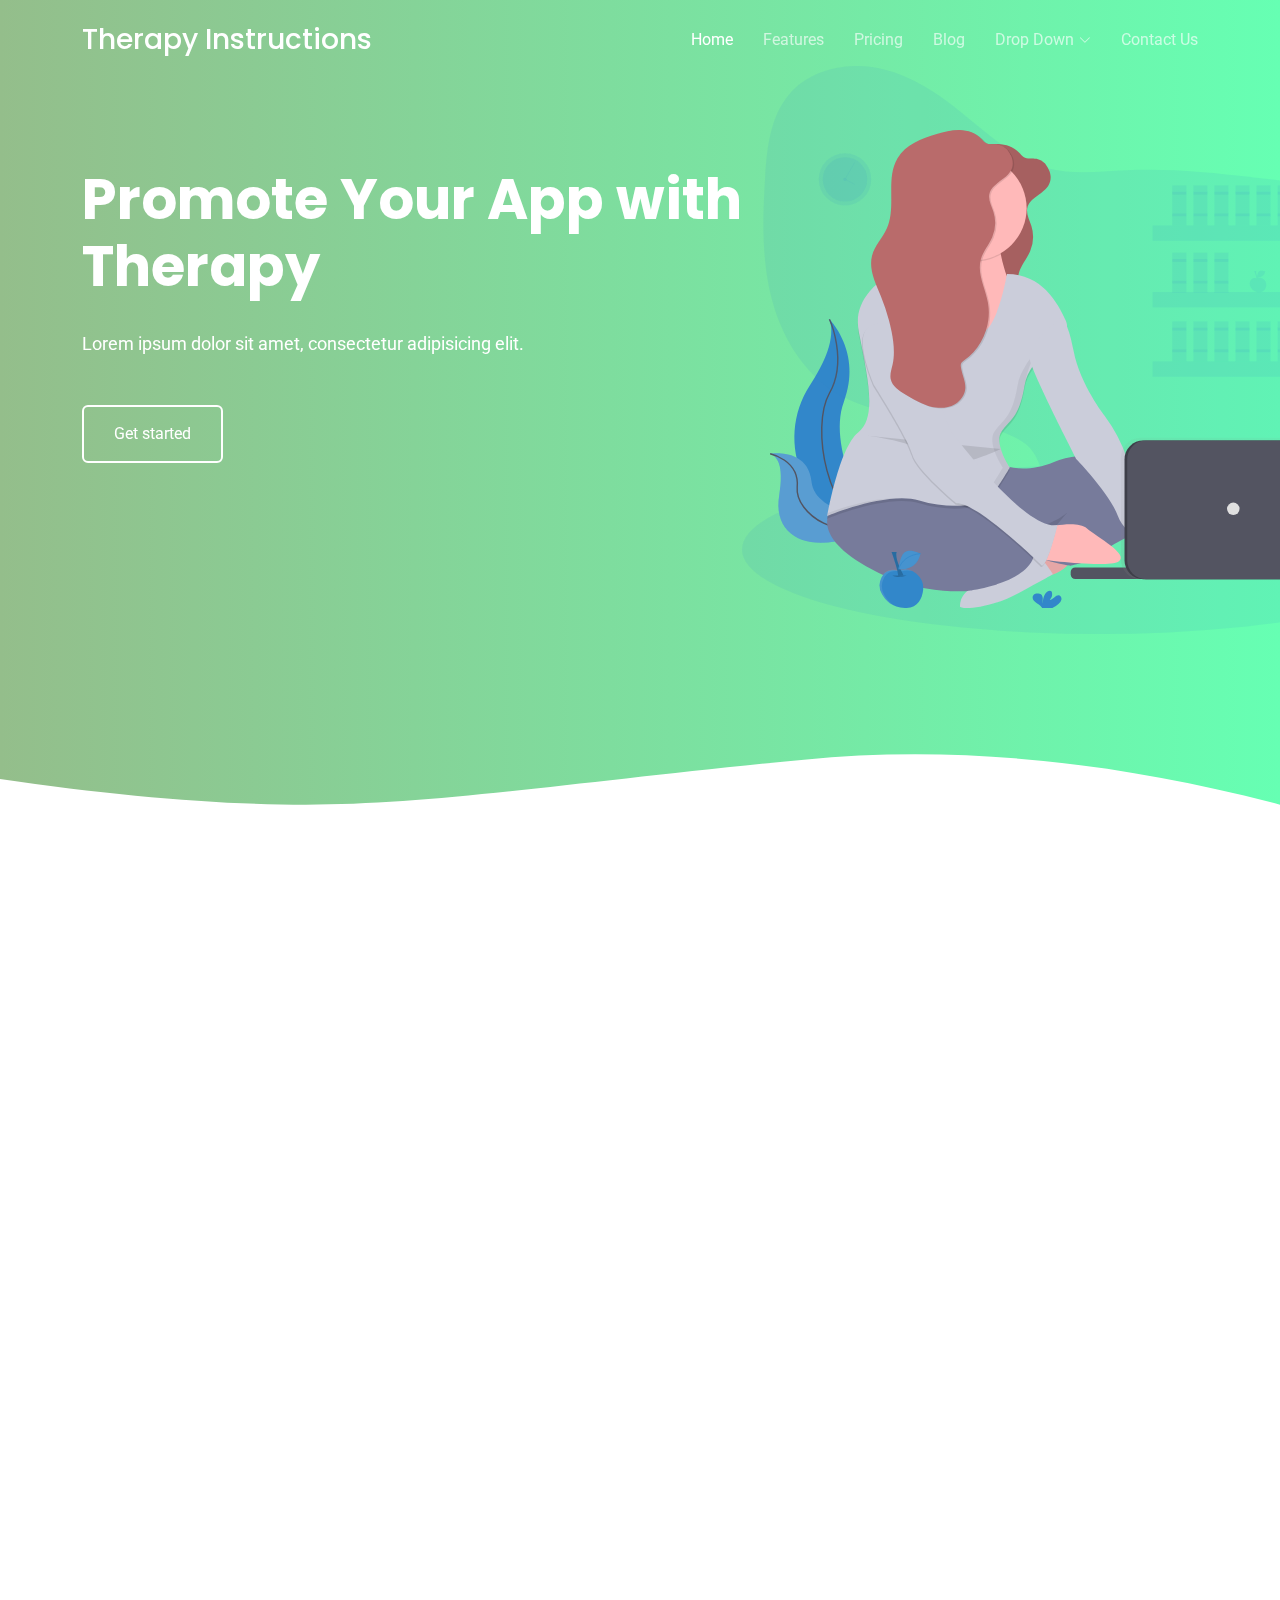
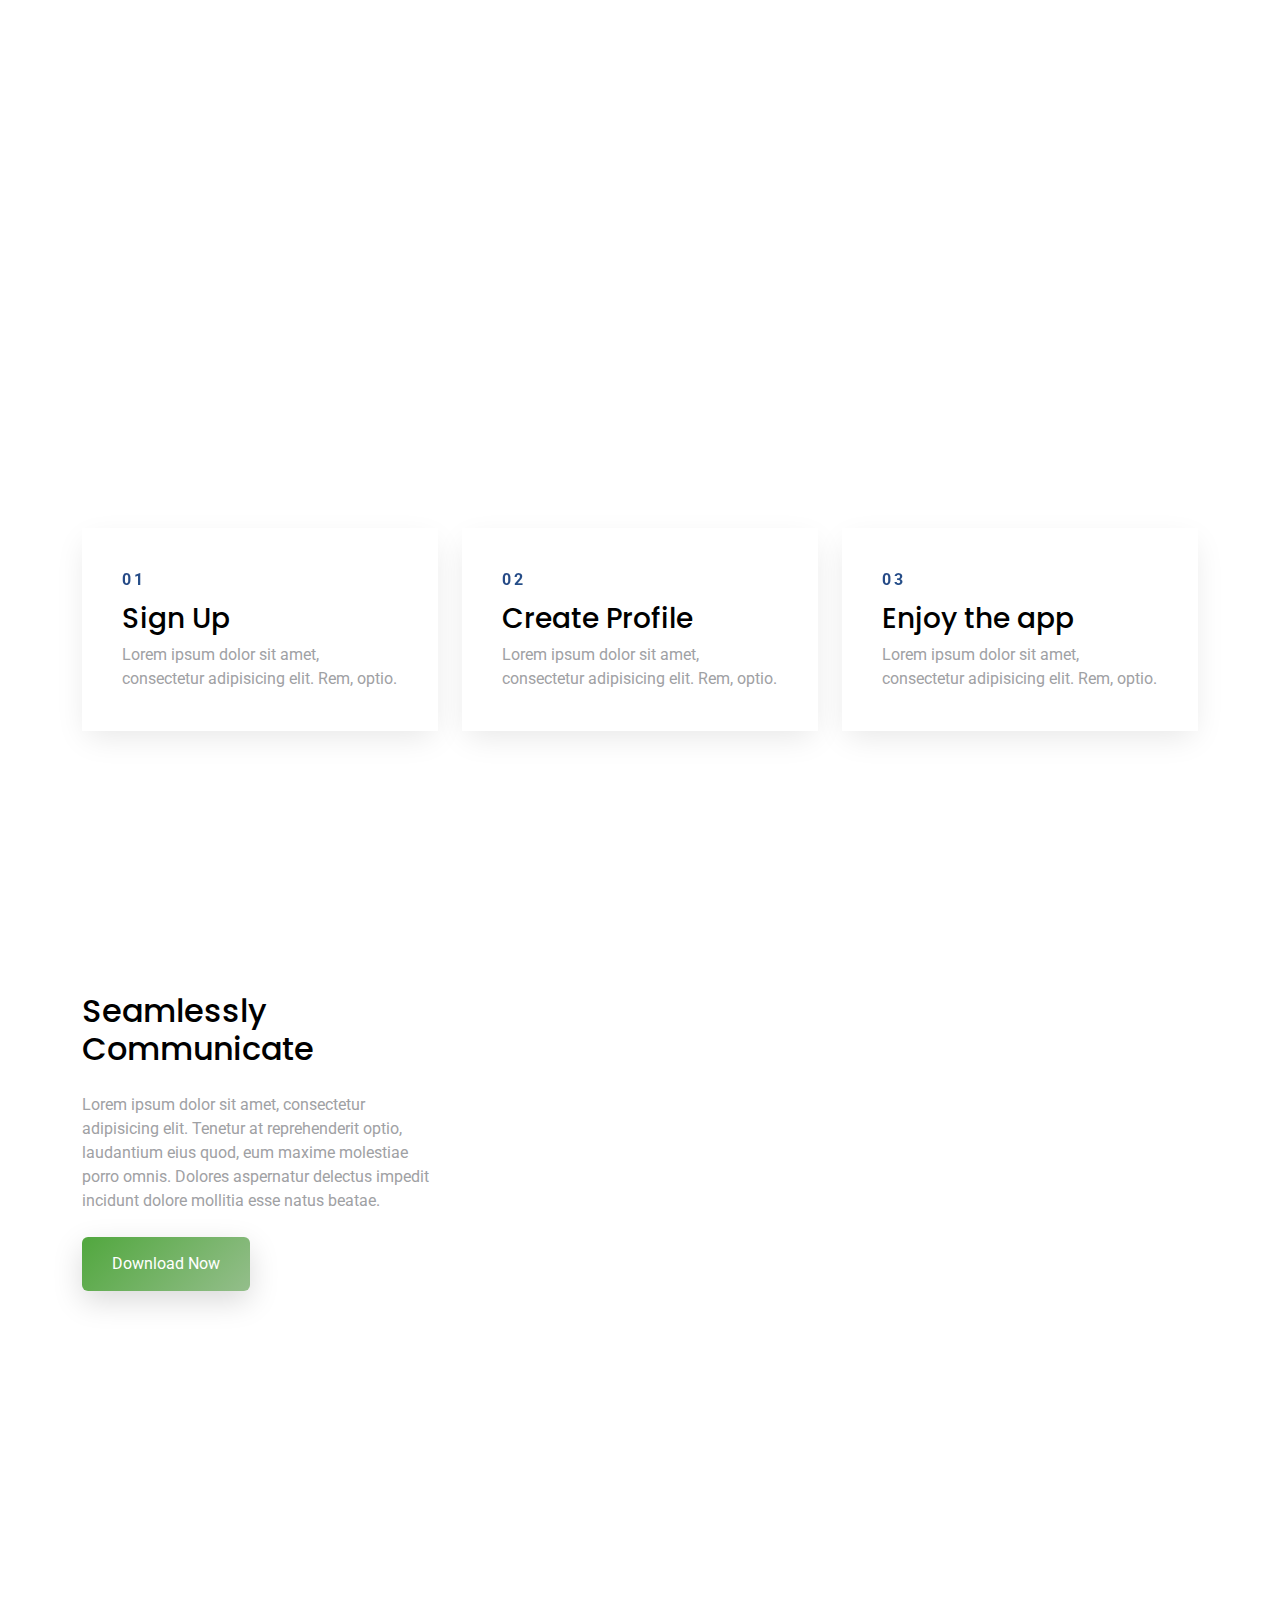
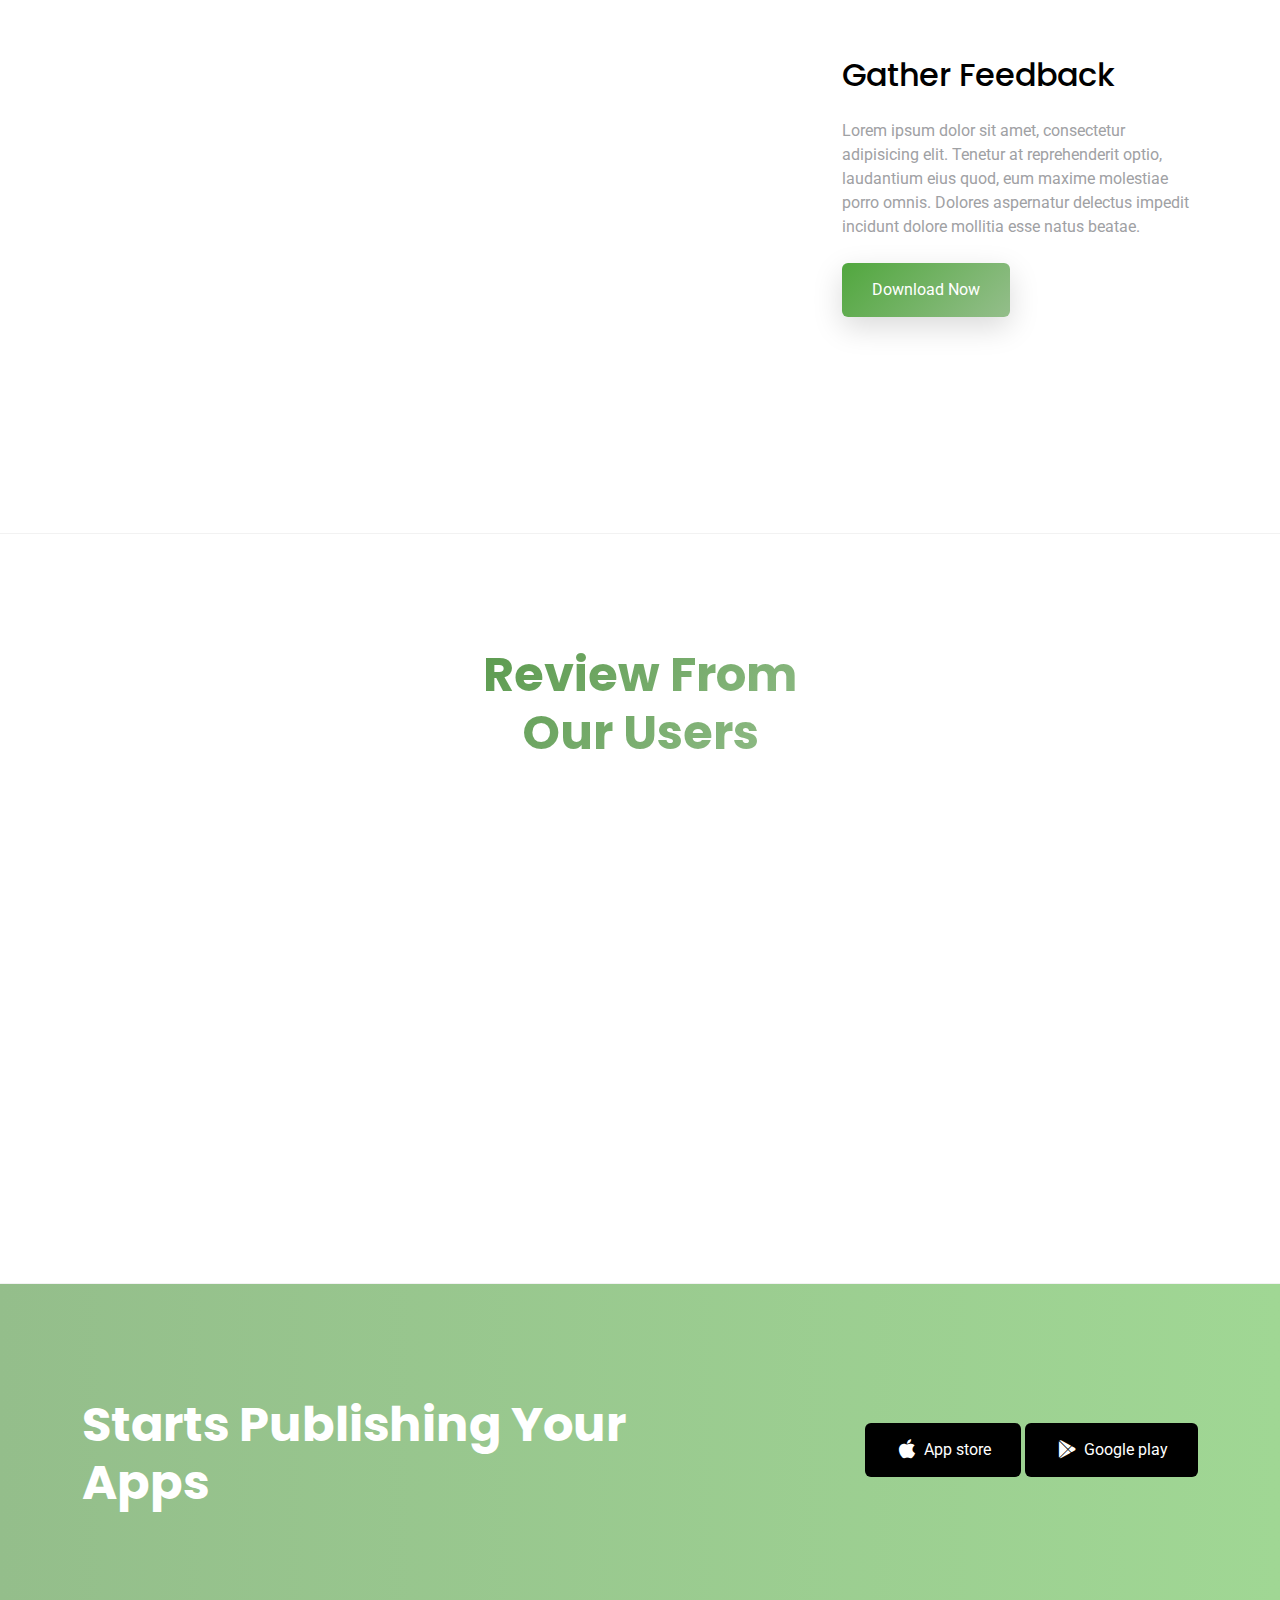
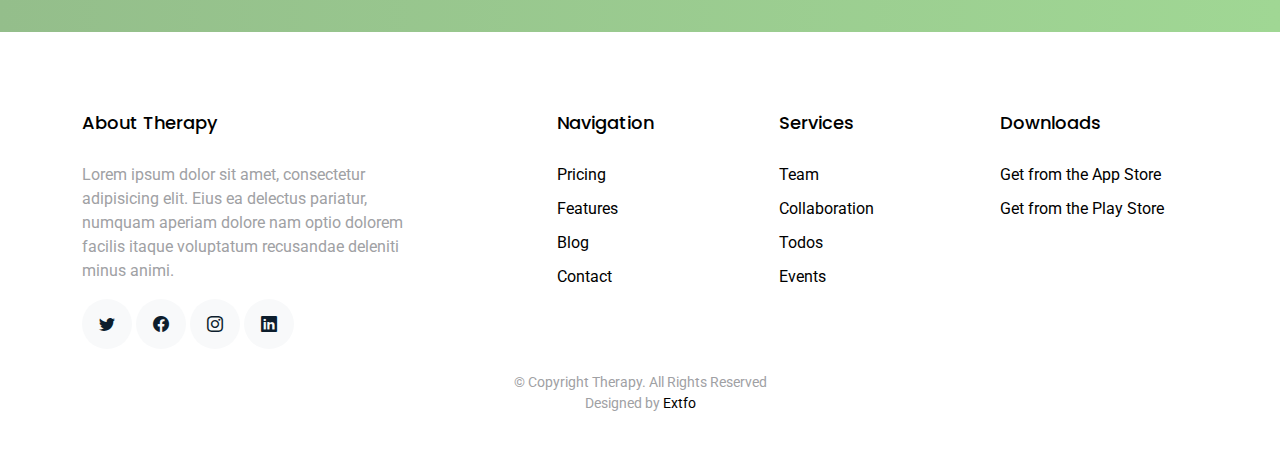
<file: index.html>
<!DOCTYPE html>
<html lang="en">

<head>
  <meta charset="utf-8">
  <meta content="width=device-width, initial-scale=1.0" name="viewport">

  <title>Therapy Instructions</title>
  <meta content="Therapy Instructions. With Timer & Notifications" name="description">
  <meta content="Therapy Instructions. With Timer & Notifications" name="keywords">

  <!-- Favicons -->
  <link href="assets/img/favicon.png" rel="icon">
  <link href="assets/img/apple-touch-icon.png" rel="apple-touch-icon">

  <!-- Google Fonts -->
  <link href="https://fonts.googleapis.com/css?family=Roboto:300,300i,400,400i,500,500i,600,600i,700,700i|Poppins:300,300i,400,400i,500,500i,600,600i,700,700i" rel="stylesheet">

  <!-- Vendor CSS Files -->
  <link href="assets/vendor/aos/aos.css" rel="stylesheet">
  <link href="assets/vendor/bootstrap/css/bootstrap.min.css" rel="stylesheet">
  <link href="assets/vendor/bootstrap-icons/bootstrap-icons.css" rel="stylesheet">
  <link href="assets/vendor/boxicons/css/boxicons.min.css" rel="stylesheet">
  <link href="assets/vendor/swiper/swiper-bundle.min.css" rel="stylesheet">

  <!-- Template Main CSS File -->
  <link href="assets/css/style.css" rel="stylesheet">

  <!-- =======================================================
  * Template Name: Therapy - v4.9.0
  * Template URL: https://bootstrapmade.com/Therapy-bootstrap-app-landing-page-template/
  * Author: BootstrapMade.com
  * License: https://bootstrapmade.com/license/
  ======================================================== -->
</head>

<body>

  <!-- ======= Header ======= -->
  <header id="header" class="fixed-top d-flex align-items-center">
    <div class="container d-flex justify-content-between align-items-center">

      <div class="logo">
        <h1><a href="index.html">Therapy Instructions</a></h1>
        <!-- Uncomment below if you prefer to use an image logo -->
        <!-- <a href="index.html"><img src="assets/img/logo.png" alt="" class="img-fluid"></a>-->
      </div>

      <nav id="navbar" class="navbar">
        <ul>
          <li><a class="active " href="index.html">Home</a></li>
          <li><a href="features.html">Features</a></li>
          <li><a href="pricing.html">Pricing</a></li>
          <li><a href="blog.html">Blog</a></li>
          <li class="dropdown"><a href="#"><span>Drop Down</span> <i class="bi bi-chevron-down"></i></a>
            <ul>
              <li><a href="#">Drop Down 1</a></li>
              <li class="dropdown"><a href="#"><span>Deep Drop Down</span> <i class="bi bi-chevron-right"></i></a>
                <ul>
                  <li><a href="#">Deep Drop Down 1</a></li>
                  <li><a href="#">Deep Drop Down 2</a></li>
                  <li><a href="#">Deep Drop Down 3</a></li>
                  <li><a href="#">Deep Drop Down 4</a></li>
                  <li><a href="#">Deep Drop Down 5</a></li>
                </ul>
              </li>
              <li><a href="#">Drop Down 2</a></li>
              <li><a href="#">Drop Down 3</a></li>
              <li><a href="#">Drop Down 4</a></li>
            </ul>
          </li>
          <li><a href="contact.html">Contact Us</a></li>
        </ul>
        <i class="bi bi-list mobile-nav-toggle"></i>
      </nav><!-- .navbar -->

    </div>
  </header><!-- End Header -->

  <!-- ======= Hero Section ======= -->
  <section class="hero-section" id="hero">

    <div class="wave">

      <svg width="100%" height="355px" viewBox="0 0 1920 355" version="1.1" xmlns="http://www.w3.org/2000/svg" xmlns:xlink="http://www.w3.org/1999/xlink">
        <g id="Page-1" stroke="none" stroke-width="1" fill="none" fill-rule="evenodd">
          <g id="Apple-TV" transform="translate(0.000000, -402.000000)" fill="#FFFFFF">
            <path d="M0,439.134243 C175.04074,464.89273 327.944386,477.771974 458.710937,477.771974 C654.860765,477.771974 870.645295,442.632362 1205.9828,410.192501 C1429.54114,388.565926 1667.54687,411.092417 1920,477.771974 L1920,757 L1017.15166,757 L0,757 L0,439.134243 Z" id="Path"></path>
          </g>
        </g>
      </svg>

    </div>

    <div class="container">
      <div class="row align-items-center">
        <div class="col-12 hero-text-image">
          <div class="row">
            <div class="col-lg-8 text-center text-lg-start">
              <h1 data-aos="fade-right">Promote Your App with Therapy</h1>
              <p class="mb-5" data-aos="fade-right" data-aos-delay="100">Lorem ipsum dolor sit amet, consectetur
                adipisicing elit.</p>
              <p data-aos="fade-right" data-aos-delay="200" data-aos-offset="-500"><a href="#" class="btn btn-outline-white">Get started</a></p>
            </div>
            <div class="col-lg-4 iphone-wrap">
              <img src="assets/img/undraw_svg_2.svg" alt="Image" class="therapy" data-aos="fade-right">
            </div>
          </div>
        </div>
      </div>
    </div>

  </section><!-- End Hero -->

  <main id="main">

    <!-- ======= Home Section ======= -->
    <section class="section">
      <div class="container">

        <div class="row justify-content-center text-center mb-5">
          <div class="col-md-5" data-aos="fade-up">
            <h2 class="section-heading">Save your time to using Therapy</h2>
          </div>
        </div>

        <div class="row">
          <div class="col-md-4" data-aos="fade-up" data-aos-delay="">
            <div class="feature-1 text-center">
              <div class="wrap-icon icon-1">
                <i class="bi bi-people"></i>
              </div>
              <h3 class="mb-3">Explore Your Team</h3>
              <p>Lorem ipsum dolor sit amet, consectetur adipisicing elit. Rem, optio.</p>
            </div>
          </div>
          <div class="col-md-4" data-aos="fade-up" data-aos-delay="100">
            <div class="feature-1 text-center">
              <div class="wrap-icon icon-1">
                <i class="bi bi-brightness-high"></i>
              </div>
              <h3 class="mb-3">Digital Whiteboard</h3>
              <p>Lorem ipsum dolor sit amet, consectetur adipisicing elit. Rem, optio.</p>
            </div>
          </div>
          <div class="col-md-4" data-aos="fade-up" data-aos-delay="200">
            <div class="feature-1 text-center">
              <div class="wrap-icon icon-1">
                <i class="bi bi-bar-chart"></i>
              </div>
              <h3 class="mb-3">Design To Development</h3>
              <p>Lorem ipsum dolor sit amet, consectetur adipisicing elit. Rem, optio.</p>
            </div>
          </div>
        </div>

      </div>
    </section>

    <section class="section">

      <div class="container">
        <div class="row justify-content-center text-center mb-5" data-aos="fade">
          <div class="col-md-6 mb-5">
            <img src="assets/img/undraw_svg_1.svg" alt="Image" class="img-fluid">
          </div>
        </div>

        <div class="row">
          <div class="col-md-4">
            <div class="step">
              <span class="number">01</span>
              <h3>Sign Up</h3>
              <p>Lorem ipsum dolor sit amet, consectetur adipisicing elit. Rem, optio.</p>
            </div>
          </div>
          <div class="col-md-4">
            <div class="step">
              <span class="number">02</span>
              <h3>Create Profile</h3>
              <p>Lorem ipsum dolor sit amet, consectetur adipisicing elit. Rem, optio.</p>
            </div>
          </div>
          <div class="col-md-4">
            <div class="step">
              <span class="number">03</span>
              <h3>Enjoy the app</h3>
              <p>Lorem ipsum dolor sit amet, consectetur adipisicing elit. Rem, optio.</p>
            </div>
          </div>
        </div>
      </div>

    </section>

    <section class="section">
      <div class="container">
        <div class="row align-items-center">
          <div class="col-md-4 me-auto">
            <h2 class="mb-4">Seamlessly Communicate</h2>
            <p class="mb-4">Lorem ipsum dolor sit amet, consectetur adipisicing elit. Tenetur at reprehenderit optio,
              laudantium eius quod, eum maxime molestiae porro omnis. Dolores aspernatur delectus impedit incidunt
              dolore mollitia esse natus beatae.</p>
            <p><a href="#" class="btn btn-primary">Download Now</a></p>
          </div>
          <div class="col-md-6" data-aos="fade-left">
            <img src="assets/img/undraw_svg_2.svg" alt="Image" class="img-fluid">
          </div>
        </div>
      </div>
    </section>

    <section class="section">
      <div class="container">
        <div class="row align-items-center">
          <div class="col-md-4 ms-auto order-2">
            <h2 class="mb-4">Gather Feedback</h2>
            <p class="mb-4">Lorem ipsum dolor sit amet, consectetur adipisicing elit. Tenetur at reprehenderit optio,
              laudantium eius quod, eum maxime molestiae porro omnis. Dolores aspernatur delectus impedit incidunt
              dolore mollitia esse natus beatae.</p>
            <p><a href="#" class="btn btn-primary">Download Now</a></p>
          </div>
          <div class="col-md-6" data-aos="fade-right">
            <img src="assets/img/undraw_svg_3.svg" alt="Image" class="img-fluid">
          </div>
        </div>
      </div>
    </section>

    <!-- ======= Testimonials Section ======= -->
    <section class="section border-top border-bottom">
      <div class="container">
        <div class="row justify-content-center text-center mb-5">
          <div class="col-md-4">
            <h2 class="section-heading">Review From Our Users</h2>
          </div>
        </div>
        <div class="row justify-content-center text-center">
          <div class="col-md-7">

            <div class="testimonials-slider swiper" data-aos="fade-up" data-aos-delay="100">
              <div class="swiper-wrapper">

                <div class="swiper-slide">
                  <div class="review text-center">
                    <p class="stars">
                      <span class="bi bi-star-fill"></span>
                      <span class="bi bi-star-fill"></span>
                      <span class="bi bi-star-fill"></span>
                      <span class="bi bi-star-fill"></span>
                      <span class="bi bi-star-fill muted"></span>
                    </p>
                    <h3>Excellent App!</h3>
                    <blockquote>
                      <p>Lorem ipsum dolor sit amet, consectetur adipisicing elit. Eius ea delectus pariatur, numquam
                        aperiam dolore nam optio dolorem facilis itaque voluptatum recusandae deleniti minus animi,
                        provident voluptates consectetur maiores quos.</p>
                    </blockquote>

                    <p class="review-user">
                      <img src="assets/img/person_1.jpg" alt="Image" class="img-fluid rounded-circle mb-3">
                      <span class="d-block">
                        <span class="text-black">Jean Doe</span>, &mdash; App User
                      </span>
                    </p>

                  </div>
                </div><!-- End testimonial item -->

                <div class="swiper-slide">
                  <div class="review text-center">
                    <p class="stars">
                      <span class="bi bi-star-fill"></span>
                      <span class="bi bi-star-fill"></span>
                      <span class="bi bi-star-fill"></span>
                      <span class="bi bi-star-fill"></span>
                      <span class="bi bi-star-fill muted"></span>
                    </p>
                    <h3>This App is easy to use!</h3>
                    <blockquote>
                      <p>Lorem ipsum dolor sit amet, consectetur adipisicing elit. Eius ea delectus pariatur, numquam
                        aperiam dolore nam optio dolorem facilis itaque voluptatum recusandae deleniti minus animi,
                        provident voluptates consectetur maiores quos.</p>
                    </blockquote>

                    <p class="review-user">
                      <img src="assets/img/person_2.jpg" alt="Image" class="img-fluid rounded-circle mb-3">
                      <span class="d-block">
                        <span class="text-black">Johan Smith</span>, &mdash; App User
                      </span>
                    </p>

                  </div>
                </div><!-- End testimonial item -->

                <div class="swiper-slide">
                  <div class="review text-center">
                    <p class="stars">
                      <span class="bi bi-star-fill"></span>
                      <span class="bi bi-star-fill"></span>
                      <span class="bi bi-star-fill"></span>
                      <span class="bi bi-star-fill"></span>
                      <span class="bi bi-star-fill muted"></span>
                    </p>
                    <h3>Awesome functionality!</h3>
                    <blockquote>
                      <p>Lorem ipsum dolor sit amet, consectetur adipisicing elit. Eius ea delectus pariatur, numquam
                        aperiam dolore nam optio dolorem facilis itaque voluptatum recusandae deleniti minus animi,
                        provident voluptates consectetur maiores quos.</p>
                    </blockquote>

                    <p class="review-user">
                      <img src="assets/img/person_3.jpg" alt="Image" class="img-fluid rounded-circle mb-3">
                      <span class="d-block">
                        <span class="text-black">Jean Thunberg</span>, &mdash; App User
                      </span>
                    </p>

                  </div>
                </div><!-- End testimonial item -->

              </div>
              <div class="swiper-pagination"></div>
            </div>
          </div>
        </div>
      </div>
    </section><!-- End Testimonials Section -->

    <!-- ======= CTA Section ======= -->
    <section class="section cta-section">
      <div class="container">
        <div class="row align-items-center">
          <div class="col-md-6 me-auto text-center text-md-start mb-5 mb-md-0">
            <h2>Starts Publishing Your Apps</h2>
          </div>
          <div class="col-md-5 text-center text-md-end">
            <p><a href="#" class="btn d-inline-flex align-items-center"><i class="bx bxl-apple"></i><span>App store</span></a> <a href="#" class="btn d-inline-flex align-items-center"><i class="bx bxl-play-store"></i><span>Google play</span></a></p>
          </div>
        </div>
      </div>
    </section><!-- End CTA Section -->

  </main><!-- End #main -->

  <!-- ======= Footer ======= -->
  <footer class="footer" role="contentinfo">
    <div class="container">
      <div class="row">
        <div class="col-md-4 mb-4 mb-md-0">
          <h3>About Therapy</h3>
          <p>Lorem ipsum dolor sit amet, consectetur adipisicing elit. Eius ea delectus pariatur, numquam aperiam
            dolore nam optio dolorem facilis itaque voluptatum recusandae deleniti minus animi.</p>
          <p class="social">
            <a href="#"><span class="bi bi-twitter"></span></a>
            <a href="#"><span class="bi bi-facebook"></span></a>
            <a href="#"><span class="bi bi-instagram"></span></a>
            <a href="#"><span class="bi bi-linkedin"></span></a>
          </p>
        </div>
        <div class="col-md-7 ms-auto">
          <div class="row site-section pt-0">
            <div class="col-md-4 mb-4 mb-md-0">
              <h3>Navigation</h3>
              <ul class="list-unstyled">
                <li><a href="#">Pricing</a></li>
                <li><a href="#">Features</a></li>
                <li><a href="#">Blog</a></li>
                <li><a href="#">Contact</a></li>
              </ul>
            </div>
            <div class="col-md-4 mb-4 mb-md-0">
              <h3>Services</h3>
              <ul class="list-unstyled">
                <li><a href="#">Team</a></li>
                <li><a href="#">Collaboration</a></li>
                <li><a href="#">Todos</a></li>
                <li><a href="#">Events</a></li>
              </ul>
            </div>
            <div class="col-md-4 mb-4 mb-md-0">
              <h3>Downloads</h3>
              <ul class="list-unstyled">
                <li><a href="#">Get from the App Store</a></li>
                <li><a href="#">Get from the Play Store</a></li>
              </ul>
            </div>
          </div>
        </div>
      </div>

      <div class="row justify-content-center text-center">
        <div class="col-md-7">
          <p class="copyright">&copy; Copyright Therapy. All Rights Reserved</p>
          <div class="credits">
            <!--
            All the links in the footer should remain intact.
            You can delete the links only if you purchased the pro version.
            Licensing information: https://bootstrapmade.com/license/
            Purchase the pro version with working PHP/AJAX contact form: https://bootstrapmade.com/buy/?theme=Therapy
          -->
            Designed by <a href="#">Extfo</a>
          </div>
        </div>
      </div>

    </div>
  </footer>

  <a href="#" class="back-to-top d-flex align-items-center justify-content-center"><i class="bi bi-arrow-up-short"></i></a>

  <!-- Vendor JS Files -->
  <script src="assets/vendor/aos/aos.js"></script>
  <script src="assets/vendor/bootstrap/js/bootstrap.bundle.min.js"></script>
  <script src="assets/vendor/swiper/swiper-bundle.min.js"></script>
  <script src="assets/vendor/php-email-form/validate.js"></script>

  <!-- Template Main JS File -->
  <script src="assets/js/main.js"></script>

</body>

</html>
</file>
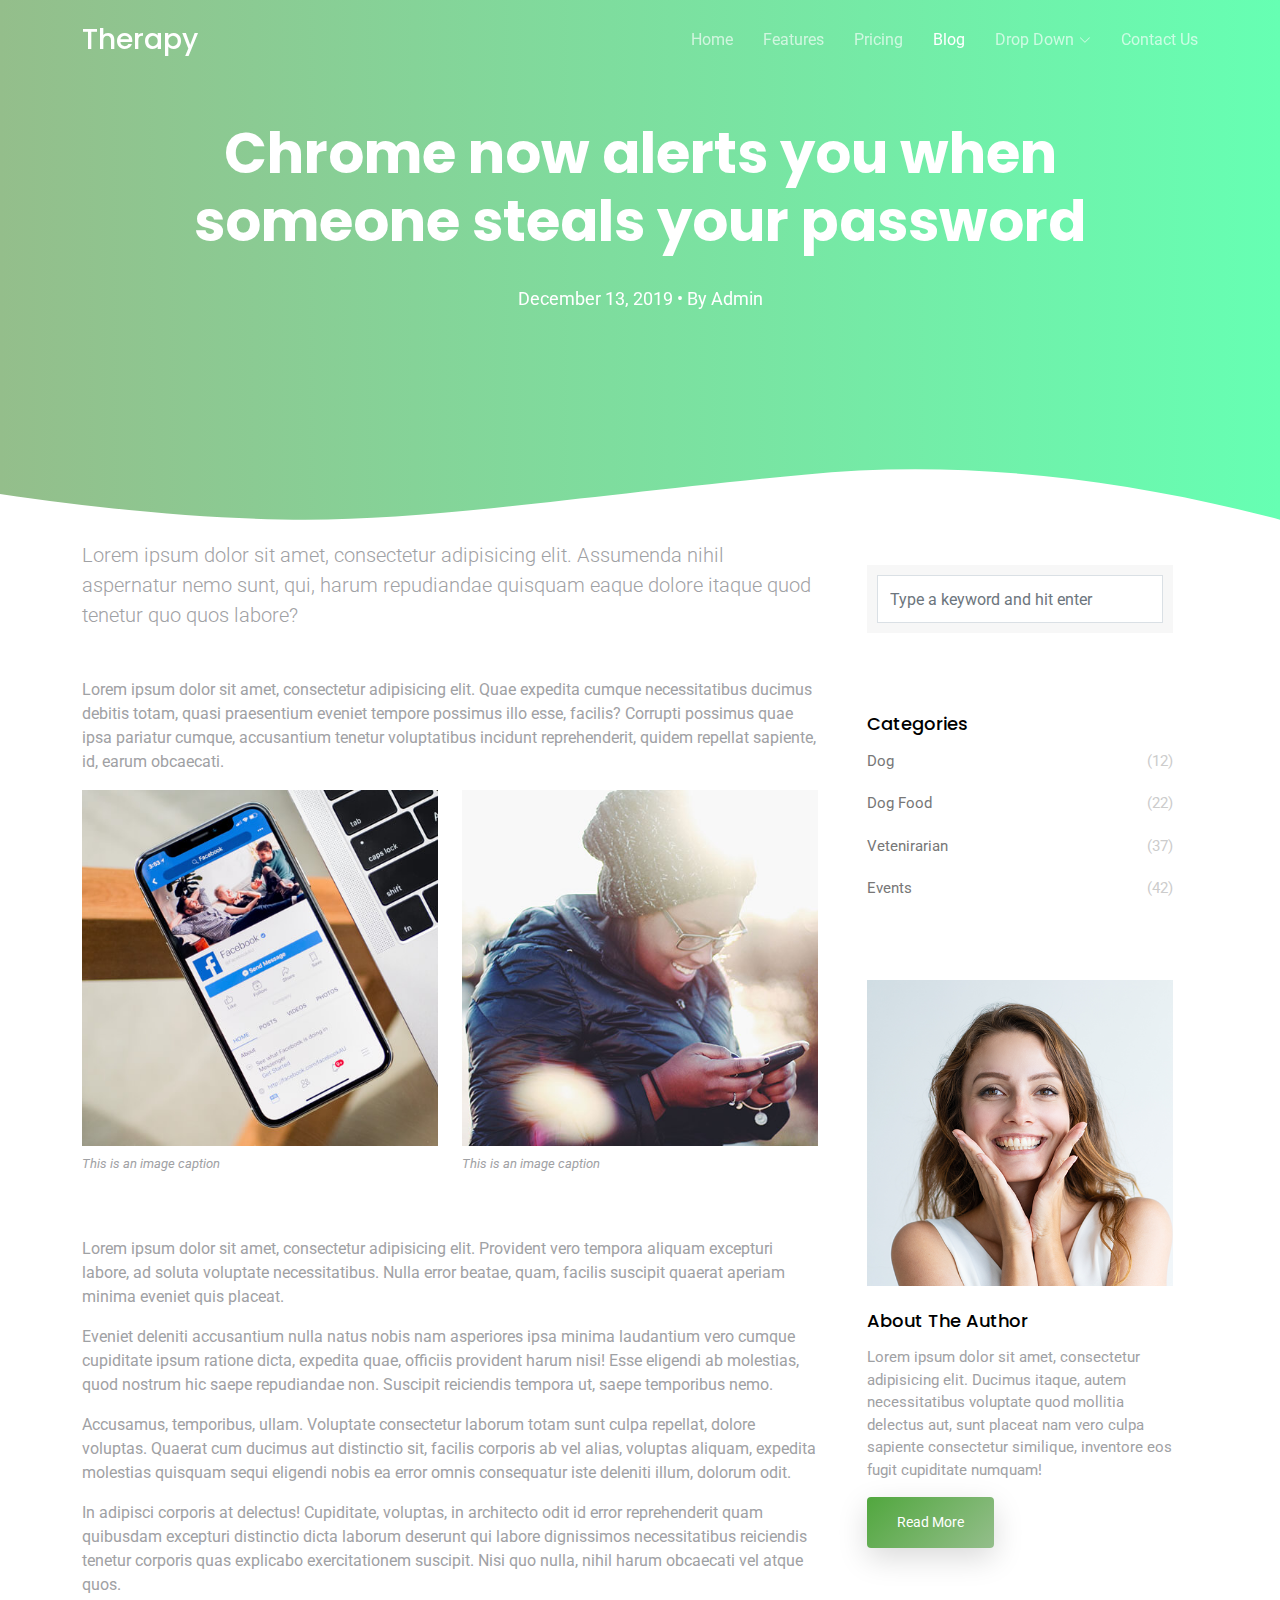
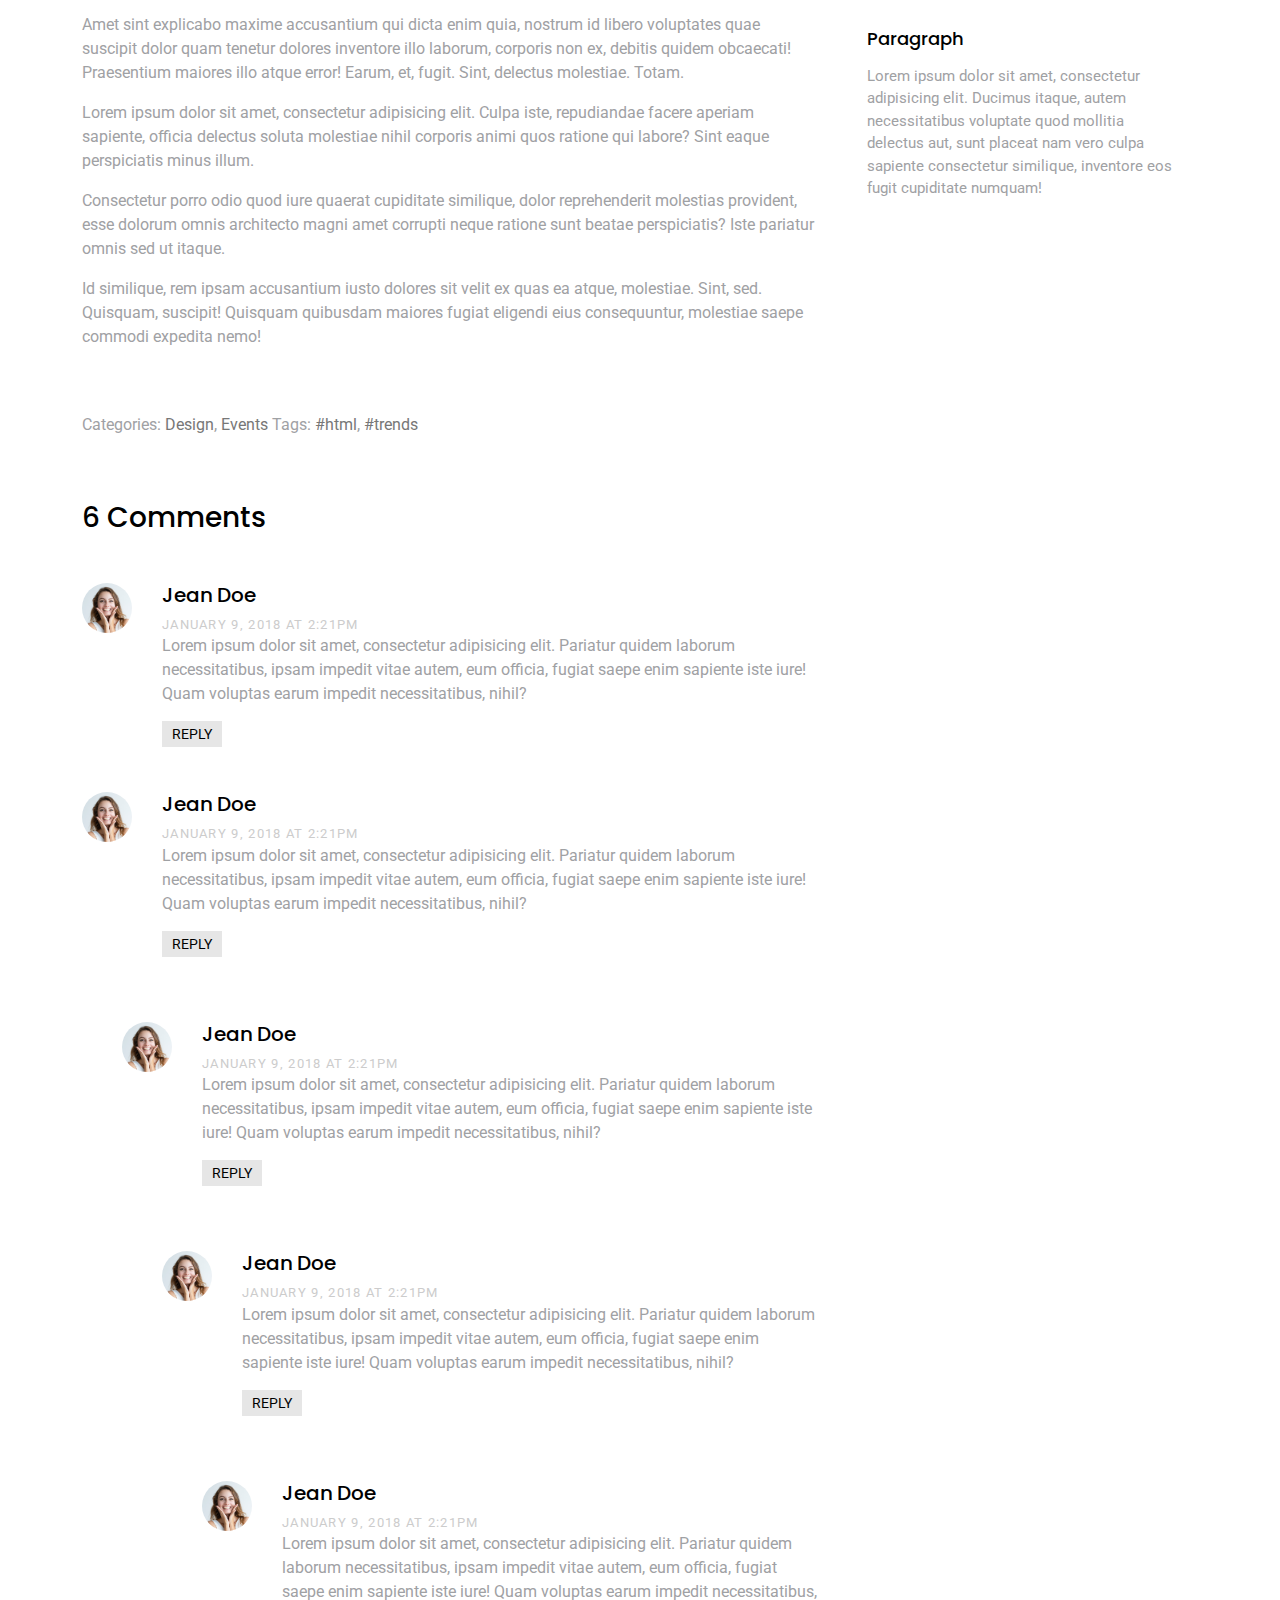
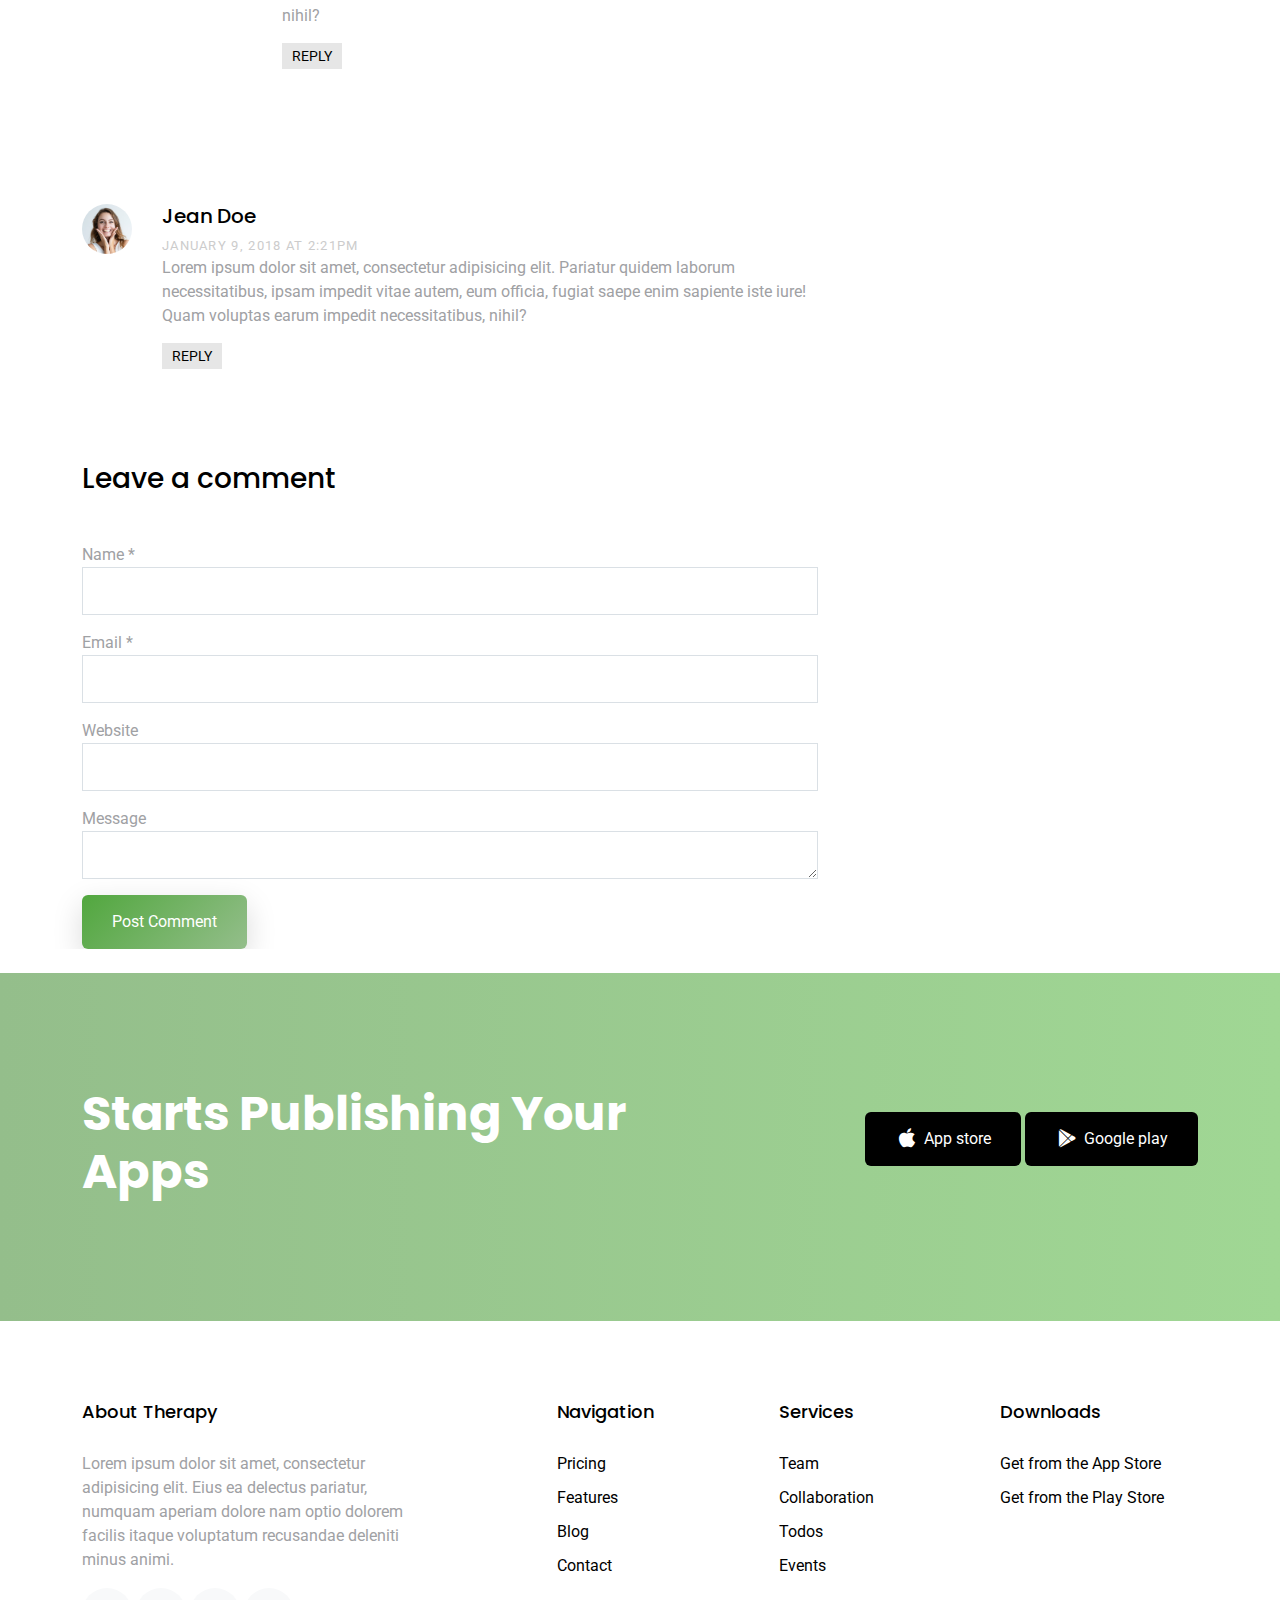
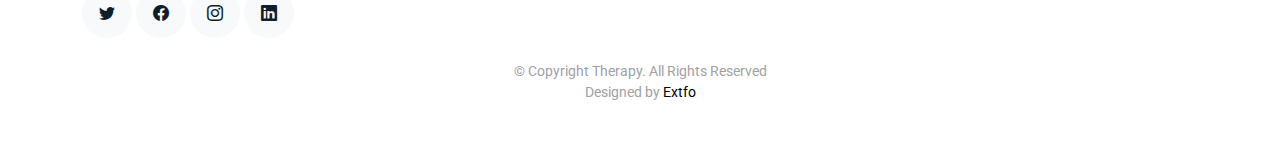
<file: blog-single.html>
<!DOCTYPE html>
<html lang="en">

<head>
  <meta charset="utf-8">
  <meta content="width=device-width, initial-scale=1.0" name="viewport">

  <title>Blog Single - Therapy Instructions</title>
  <meta content="" name="description">
  <meta content="" name="keywords">

  <!-- Favicons -->
  <link href="assets/img/favicon.png" rel="icon">
  <link href="assets/img/apple-touch-icon.png" rel="apple-touch-icon">

  <!-- Google Fonts -->
  <link href="https://fonts.googleapis.com/css?family=Roboto:300,300i,400,400i,500,500i,600,600i,700,700i|Poppins:300,300i,400,400i,500,500i,600,600i,700,700i" rel="stylesheet">

  <!-- Vendor CSS Files -->
  <link href="assets/vendor/aos/aos.css" rel="stylesheet">
  <link href="assets/vendor/bootstrap/css/bootstrap.min.css" rel="stylesheet">
  <link href="assets/vendor/bootstrap-icons/bootstrap-icons.css" rel="stylesheet">
  <link href="assets/vendor/boxicons/css/boxicons.min.css" rel="stylesheet">
  <link href="assets/vendor/swiper/swiper-bundle.min.css" rel="stylesheet">

  <!-- Template Main CSS File -->
  <link href="assets/css/style.css" rel="stylesheet">

  <!-- =======================================================
  * Template Name: Therapy - v4.9.0
  * Template URL: https://bootstrapmade.com/Therapy-bootstrap-app-landing-page-template/
  * Author: BootstrapMade.com
  * License: https://bootstrapmade.com/license/
  ======================================================== -->
</head>

<body>

  <!-- ======= Header ======= -->
  <header id="header" class="fixed-top d-flex align-items-center">
    <div class="container d-flex justify-content-between align-items-center">

      <div class="logo">
        <h1><a href="index.html">Therapy</a></h1>
        <!-- Uncomment below if you prefer to use an image logo -->
        <!-- <a href="index.html"><img src="assets/img/logo.png" alt="" class="img-fluid"></a>-->
      </div>

      <nav id="navbar" class="navbar">
        <ul>
          <li><a class="" href="index.html">Home</a></li>
          <li><a href="features.html">Features</a></li>
          <li><a href="pricing.html">Pricing</a></li>
          <li><a class="active" href="blog.html">Blog</a></li>
          <li class="dropdown"><a href="#"><span>Drop Down</span> <i class="bi bi-chevron-down"></i></a>
            <ul>
              <li><a href="#">Drop Down 1</a></li>
              <li class="dropdown"><a href="#"><span>Deep Drop Down</span> <i class="bi bi-chevron-right"></i></a>
                <ul>
                  <li><a href="#">Deep Drop Down 1</a></li>
                  <li><a href="#">Deep Drop Down 2</a></li>
                  <li><a href="#">Deep Drop Down 3</a></li>
                  <li><a href="#">Deep Drop Down 4</a></li>
                  <li><a href="#">Deep Drop Down 5</a></li>
                </ul>
              </li>
              <li><a href="#">Drop Down 2</a></li>
              <li><a href="#">Drop Down 3</a></li>
              <li><a href="#">Drop Down 4</a></li>
            </ul>
          </li>
          <li><a href="contact.html">Contact Us</a></li>
        </ul>
        <i class="bi bi-list mobile-nav-toggle"></i>
      </nav><!-- .navbar -->

    </div>
  </header><!-- End Header -->

  <main id="main">

    <!-- ======= Single Blog Section ======= -->
    <section class="hero-section inner-page">
      <div class="wave">

        <svg width="1920px" height="265px" viewBox="0 0 1920 265" version="1.1" xmlns="http://www.w3.org/2000/svg" xmlns:xlink="http://www.w3.org/1999/xlink">
          <g id="Page-1" stroke="none" stroke-width="1" fill="none" fill-rule="evenodd">
            <g id="Apple-TV" transform="translate(0.000000, -402.000000)" fill="#FFFFFF">
              <path d="M0,439.134243 C175.04074,464.89273 327.944386,477.771974 458.710937,477.771974 C654.860765,477.771974 870.645295,442.632362 1205.9828,410.192501 C1429.54114,388.565926 1667.54687,411.092417 1920,477.771974 L1920,667 L1017.15166,667 L0,667 L0,439.134243 Z" id="Path"></path>
            </g>
          </g>
        </svg>

      </div>

      <div class="container">
        <div class="row align-items-center">
          <div class="col-12">
            <div class="row justify-content-center">
              <div class="col-md-10 text-center hero-text">
                <h1 data-aos="fade-up" data-aos-delay="">Chrome now alerts you when someone steals your password</h1>
                <p class="mb-5" data-aos="fade-up" data-aos-delay="100">December 13, 2019 &bullet; By <a href="#" class="text-white">Admin</a></p>
              </div>
            </div>
          </div>
        </div>
      </div>

    </section>

    <section class="site-section mb-4">
      <div class="container">
        <div class="row">
          <div class="col-md-8 blog-content">

            <p class="lead mb-5">Lorem ipsum dolor sit amet, consectetur adipisicing elit. Assumenda nihil aspernatur nemo sunt, qui, harum repudiandae quisquam eaque dolore itaque quod tenetur quo quos labore?</p>
            <p>Lorem ipsum dolor sit amet, consectetur adipisicing elit. Quae expedita cumque necessitatibus ducimus debitis totam, quasi praesentium eveniet tempore possimus illo esse, facilis? Corrupti possimus quae ipsa pariatur cumque, accusantium tenetur voluptatibus incidunt reprehenderit, quidem repellat sapiente, id, earum obcaecati.</p>

            <div class="row mb-5">
              <div class="col-md-6">
                <figure><img src="assets/img/img_1.jpg" alt="Free Website Template by Free-Template.co" class="img-fluid">
                  <figcaption>This is an image caption</figcaption>
                </figure>
              </div>
              <div class="col-md-6">
                <figure><img src="assets/img/img_2.jpg" alt="Free Website Template by Free-Template.co" class="img-fluid">
                  <figcaption>This is an image caption</figcaption>
                </figure>
              </div>
            </div>

            <blockquote>
              <p>Lorem ipsum dolor sit amet, consectetur adipisicing elit. Provident vero tempora aliquam excepturi labore, ad soluta voluptate necessitatibus. Nulla error beatae, quam, facilis suscipit quaerat aperiam minima eveniet quis placeat.</p>
            </blockquote>

            <p>Eveniet deleniti accusantium nulla natus nobis nam asperiores ipsa minima laudantium vero cumque cupiditate ipsum ratione dicta, expedita quae, officiis provident harum nisi! Esse eligendi ab molestias, quod nostrum hic saepe repudiandae non. Suscipit reiciendis tempora ut, saepe temporibus nemo.</p>
            <p>Accusamus, temporibus, ullam. Voluptate consectetur laborum totam sunt culpa repellat, dolore voluptas. Quaerat cum ducimus aut distinctio sit, facilis corporis ab vel alias, voluptas aliquam, expedita molestias quisquam sequi eligendi nobis ea error omnis consequatur iste deleniti illum, dolorum odit.</p>
            <p>In adipisci corporis at delectus! Cupiditate, voluptas, in architecto odit id error reprehenderit quam quibusdam excepturi distinctio dicta laborum deserunt qui labore dignissimos necessitatibus reiciendis tenetur corporis quas explicabo exercitationem suscipit. Nisi quo nulla, nihil harum obcaecati vel atque quos.</p>
            <p>Amet sint explicabo maxime accusantium qui dicta enim quia, nostrum id libero voluptates quae suscipit dolor quam tenetur dolores inventore illo laborum, corporis non ex, debitis quidem obcaecati! Praesentium maiores illo atque error! Earum, et, fugit. Sint, delectus molestiae. Totam.</p>

            <p>Lorem ipsum dolor sit amet, consectetur adipisicing elit. Culpa iste, repudiandae facere aperiam sapiente, officia delectus soluta molestiae nihil corporis animi quos ratione qui labore? Sint eaque perspiciatis minus illum.</p>
            <p>Consectetur porro odio quod iure quaerat cupiditate similique, dolor reprehenderit molestias provident, esse dolorum omnis architecto magni amet corrupti neque ratione sunt beatae perspiciatis? Iste pariatur omnis sed ut itaque.</p>
            <p>Id similique, rem ipsam accusantium iusto dolores sit velit ex quas ea atque, molestiae. Sint, sed. Quisquam, suscipit! Quisquam quibusdam maiores fugiat eligendi eius consequuntur, molestiae saepe commodi expedita nemo!</p>
            <div class="pt-5">
              <p>Categories: <a href="#">Design</a>, <a href="#">Events</a> Tags: <a href="#">#html</a>, <a href="#">#trends</a></p>
            </div>

            <div class="pt-5">
              <h3 class="mb-5">6 Comments</h3>
              <ul class="comment-list">
                <li class="comment">
                  <div class="vcard bio">
                    <img src="assets/img/person_1.jpg" alt="Free Website Template by Free-Template.co">
                  </div>
                  <div class="comment-body">
                    <h3>Jean Doe</h3>
                    <div class="meta">January 9, 2018 at 2:21pm</div>
                    <p>Lorem ipsum dolor sit amet, consectetur adipisicing elit. Pariatur quidem laborum necessitatibus, ipsam impedit vitae autem, eum officia, fugiat saepe enim sapiente iste iure! Quam voluptas earum impedit necessitatibus, nihil?</p>
                    <p><a href="#" class="reply">Reply</a></p>
                  </div>
                </li>

                <li class="comment">
                  <div class="vcard bio">
                    <img src="assets/img/person_1.jpg" alt="Image placeholder">
                  </div>
                  <div class="comment-body">
                    <h3>Jean Doe</h3>
                    <div class="meta">January 9, 2018 at 2:21pm</div>
                    <p>Lorem ipsum dolor sit amet, consectetur adipisicing elit. Pariatur quidem laborum necessitatibus, ipsam impedit vitae autem, eum officia, fugiat saepe enim sapiente iste iure! Quam voluptas earum impedit necessitatibus, nihil?</p>
                    <p><a href="#" class="reply">Reply</a></p>
                  </div>

                  <ul class="children">
                    <li class="comment">
                      <div class="vcard bio">
                        <img src="assets/img/person_1.jpg" alt="Image placeholder">
                      </div>
                      <div class="comment-body">
                        <h3>Jean Doe</h3>
                        <div class="meta">January 9, 2018 at 2:21pm</div>
                        <p>Lorem ipsum dolor sit amet, consectetur adipisicing elit. Pariatur quidem laborum necessitatibus, ipsam impedit vitae autem, eum officia, fugiat saepe enim sapiente iste iure! Quam voluptas earum impedit necessitatibus, nihil?</p>
                        <p><a href="#" class="reply">Reply</a></p>
                      </div>

                      <ul class="children">
                        <li class="comment">
                          <div class="vcard bio">
                            <img src="assets/img/person_1.jpg" alt="Image placeholder">
                          </div>
                          <div class="comment-body">
                            <h3>Jean Doe</h3>
                            <div class="meta">January 9, 2018 at 2:21pm</div>
                            <p>Lorem ipsum dolor sit amet, consectetur adipisicing elit. Pariatur quidem laborum necessitatibus, ipsam impedit vitae autem, eum officia, fugiat saepe enim sapiente iste iure! Quam voluptas earum impedit necessitatibus, nihil?</p>
                            <p><a href="#" class="reply">Reply</a></p>
                          </div>

                          <ul class="children">
                            <li class="comment">
                              <div class="vcard bio">
                                <img src="assets/img/person_1.jpg" alt="Image placeholder">
                              </div>
                              <div class="comment-body">
                                <h3>Jean Doe</h3>
                                <div class="meta">January 9, 2018 at 2:21pm</div>
                                <p>Lorem ipsum dolor sit amet, consectetur adipisicing elit. Pariatur quidem laborum necessitatibus, ipsam impedit vitae autem, eum officia, fugiat saepe enim sapiente iste iure! Quam voluptas earum impedit necessitatibus, nihil?</p>
                                <p><a href="#" class="reply">Reply</a></p>
                              </div>
                            </li>
                          </ul>
                        </li>
                      </ul>
                    </li>
                  </ul>
                </li>

                <li class="comment">
                  <div class="vcard bio">
                    <img src="assets/img/person_1.jpg" alt="Image placeholder">
                  </div>
                  <div class="comment-body">
                    <h3>Jean Doe</h3>
                    <div class="meta">January 9, 2018 at 2:21pm</div>
                    <p>Lorem ipsum dolor sit amet, consectetur adipisicing elit. Pariatur quidem laborum necessitatibus, ipsam impedit vitae autem, eum officia, fugiat saepe enim sapiente iste iure! Quam voluptas earum impedit necessitatibus, nihil?</p>
                    <p><a href="#" class="reply">Reply</a></p>
                  </div>
                </li>
              </ul>
              <!-- END comment-list -->

              <div class="comment-form-wrap pt-5">
                <h3 class="mb-5">Leave a comment</h3>
                <form action="#" class="">
                  <div class="form-group">
                    <label for="name">Name *</label>
                    <input type="text" class="form-control" id="name">
                  </div>
                  <div class="form-group mt-3">
                    <label for="email">Email *</label>
                    <input type="email" class="form-control" id="email">
                  </div>
                  <div class="form-group mt-3">
                    <label for="website">Website</label>
                    <input type="url" class="form-control" id="website">
                  </div>

                  <div class="form-group mt-3">
                    <label for="message">Message</label>
                    <textarea name="" id="message" cols="30" rows="10" class="form-control"></textarea>
                  </div>
                  <div class="form-group mt-3">
                    <input type="submit" value="Post Comment" class="btn btn-primary">
                  </div>

                </form>
              </div>
            </div>

          </div>
          <div class="col-md-4 sidebar">
            <div class="sidebar-box">
              <form action="#" class="search-form">
                <div class="form-group">
                  <span class="icon fa fa-search"></span>
                  <input type="text" class="form-control" placeholder="Type a keyword and hit enter">
                </div>
              </form>
            </div>
            <div class="sidebar-box">
              <div class="categories">
                <h3>Categories</h3>
                <li><a href="#">Dog <span>(12)</span></a></li>
                <li><a href="#">Dog Food <span>(22)</span></a></li>
                <li><a href="#">Vetenirarian <span>(37)</span></a></li>
                <li><a href="#">Events<span>(42)</span></a></li>
              </div>
            </div>
            <div class="sidebar-box">
              <img src="assets/img/person_1.jpg" alt="Image placeholder" class="img-fluid mb-4">
              <h3>About The Author</h3>
              <p>Lorem ipsum dolor sit amet, consectetur adipisicing elit. Ducimus itaque, autem necessitatibus voluptate quod mollitia delectus aut, sunt placeat nam vero culpa sapiente consectetur similique, inventore eos fugit cupiditate numquam!</p>
              <p><a href="#" class="btn btn-primary btn-sm">Read More</a></p>
            </div>

            <div class="sidebar-box">
              <h3>Paragraph</h3>
              <p>Lorem ipsum dolor sit amet, consectetur adipisicing elit. Ducimus itaque, autem necessitatibus voluptate quod mollitia delectus aut, sunt placeat nam vero culpa sapiente consectetur similique, inventore eos fugit cupiditate numquam!</p>
            </div>
          </div>
        </div>
      </div>
    </section>

    <!-- ======= CTA Section ======= -->
    <section class="section cta-section">
      <div class="container">
        <div class="row align-items-center">
          <div class="col-md-6 me-auto text-center text-md-start mb-5 mb-md-0">
            <h2>Starts Publishing Your Apps</h2>
          </div>
          <div class="col-md-5 text-center text-md-end">
            <p><a href="#" class="btn d-inline-flex align-items-center"><i class="bx bxl-apple"></i><span>App store</span></a> <a href="#" class="btn d-inline-flex align-items-center"><i class="bx bxl-play-store"></i><span>Google play</span></a></p>
          </div>
        </div>
      </div>
    </section><!-- End CTA Section -->

  </main><!-- End #main -->

  <!-- ======= Footer ======= -->
  <footer class="footer" role="contentinfo">
    <div class="container">
      <div class="row">
        <div class="col-md-4 mb-4 mb-md-0">
          <h3>About Therapy</h3>
          <p>Lorem ipsum dolor sit amet, consectetur adipisicing elit. Eius ea delectus pariatur, numquam aperiam
            dolore nam optio dolorem facilis itaque voluptatum recusandae deleniti minus animi.</p>
          <p class="social">
            <a href="#"><span class="bi bi-twitter"></span></a>
            <a href="#"><span class="bi bi-facebook"></span></a>
            <a href="#"><span class="bi bi-instagram"></span></a>
            <a href="#"><span class="bi bi-linkedin"></span></a>
          </p>
        </div>
        <div class="col-md-7 ms-auto">
          <div class="row site-section pt-0">
            <div class="col-md-4 mb-4 mb-md-0">
              <h3>Navigation</h3>
              <ul class="list-unstyled">
                <li><a href="#">Pricing</a></li>
                <li><a href="#">Features</a></li>
                <li><a href="#">Blog</a></li>
                <li><a href="#">Contact</a></li>
              </ul>
            </div>
            <div class="col-md-4 mb-4 mb-md-0">
              <h3>Services</h3>
              <ul class="list-unstyled">
                <li><a href="#">Team</a></li>
                <li><a href="#">Collaboration</a></li>
                <li><a href="#">Todos</a></li>
                <li><a href="#">Events</a></li>
              </ul>
            </div>
            <div class="col-md-4 mb-4 mb-md-0">
              <h3>Downloads</h3>
              <ul class="list-unstyled">
                <li><a href="#">Get from the App Store</a></li>
                <li><a href="#">Get from the Play Store</a></li>
              </ul>
            </div>
          </div>
        </div>
      </div>

      <div class="row justify-content-center text-center">
        <div class="col-md-7">
          <p class="copyright">&copy; Copyright Therapy. All Rights Reserved</p>
          <div class="credits">
            <!--
            All the links in the footer should remain intact.
            You can delete the links only if you purchased the pro version.
            Licensing information: https://bootstrapmade.com/license/
            Purchase the pro version with working PHP/AJAX contact form: https://bootstrapmade.com/buy/?theme=Therapy
          -->
            Designed by <a href="#">Extfo</a>
          </div>
        </div>
      </div>

    </div>
  </footer>

  <a href="#" class="back-to-top d-flex align-items-center justify-content-center"><i class="bi bi-arrow-up-short"></i></a>

  <!-- Vendor JS Files -->
  <script src="assets/vendor/aos/aos.js"></script>
  <script src="assets/vendor/bootstrap/js/bootstrap.bundle.min.js"></script>
  <script src="assets/vendor/swiper/swiper-bundle.min.js"></script>
  <script src="assets/vendor/php-email-form/validate.js"></script>

  <!-- Template Main JS File -->
  <script src="assets/js/main.js"></script>

</body>

</html>
</file>
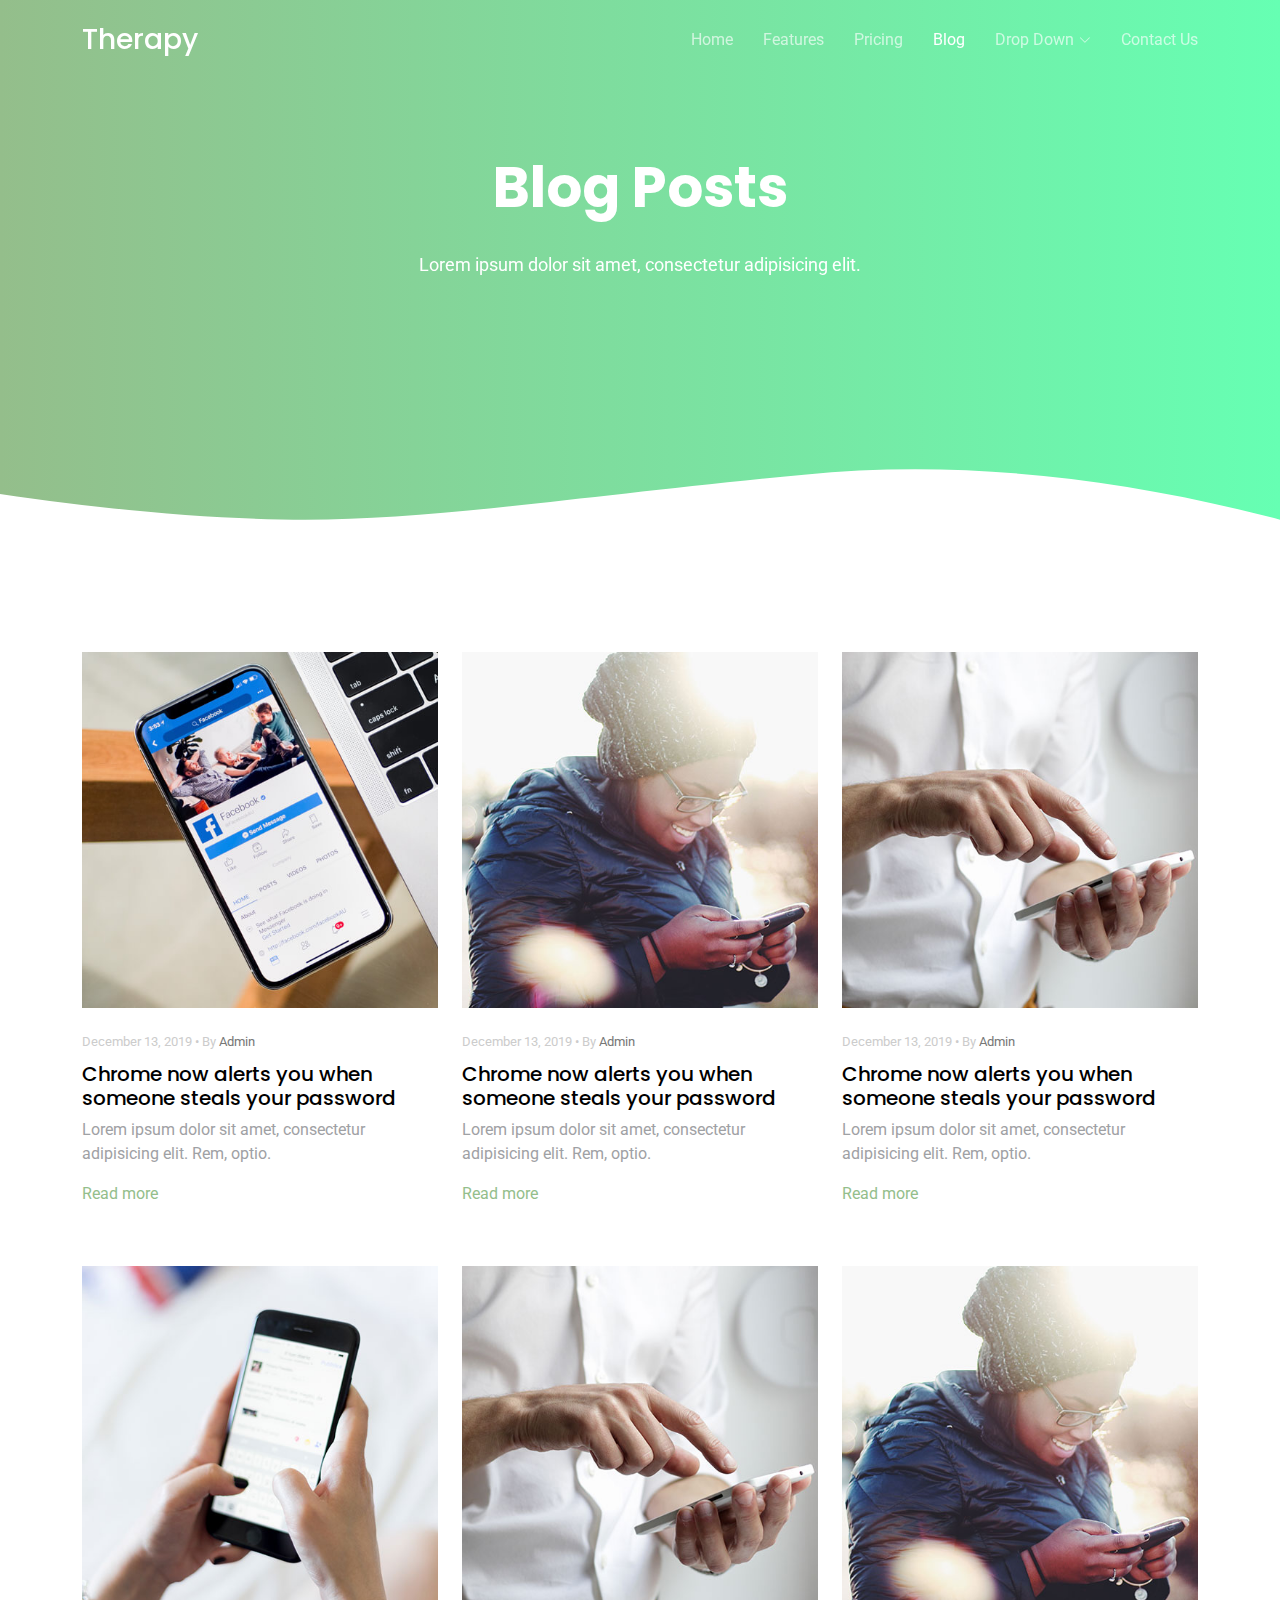
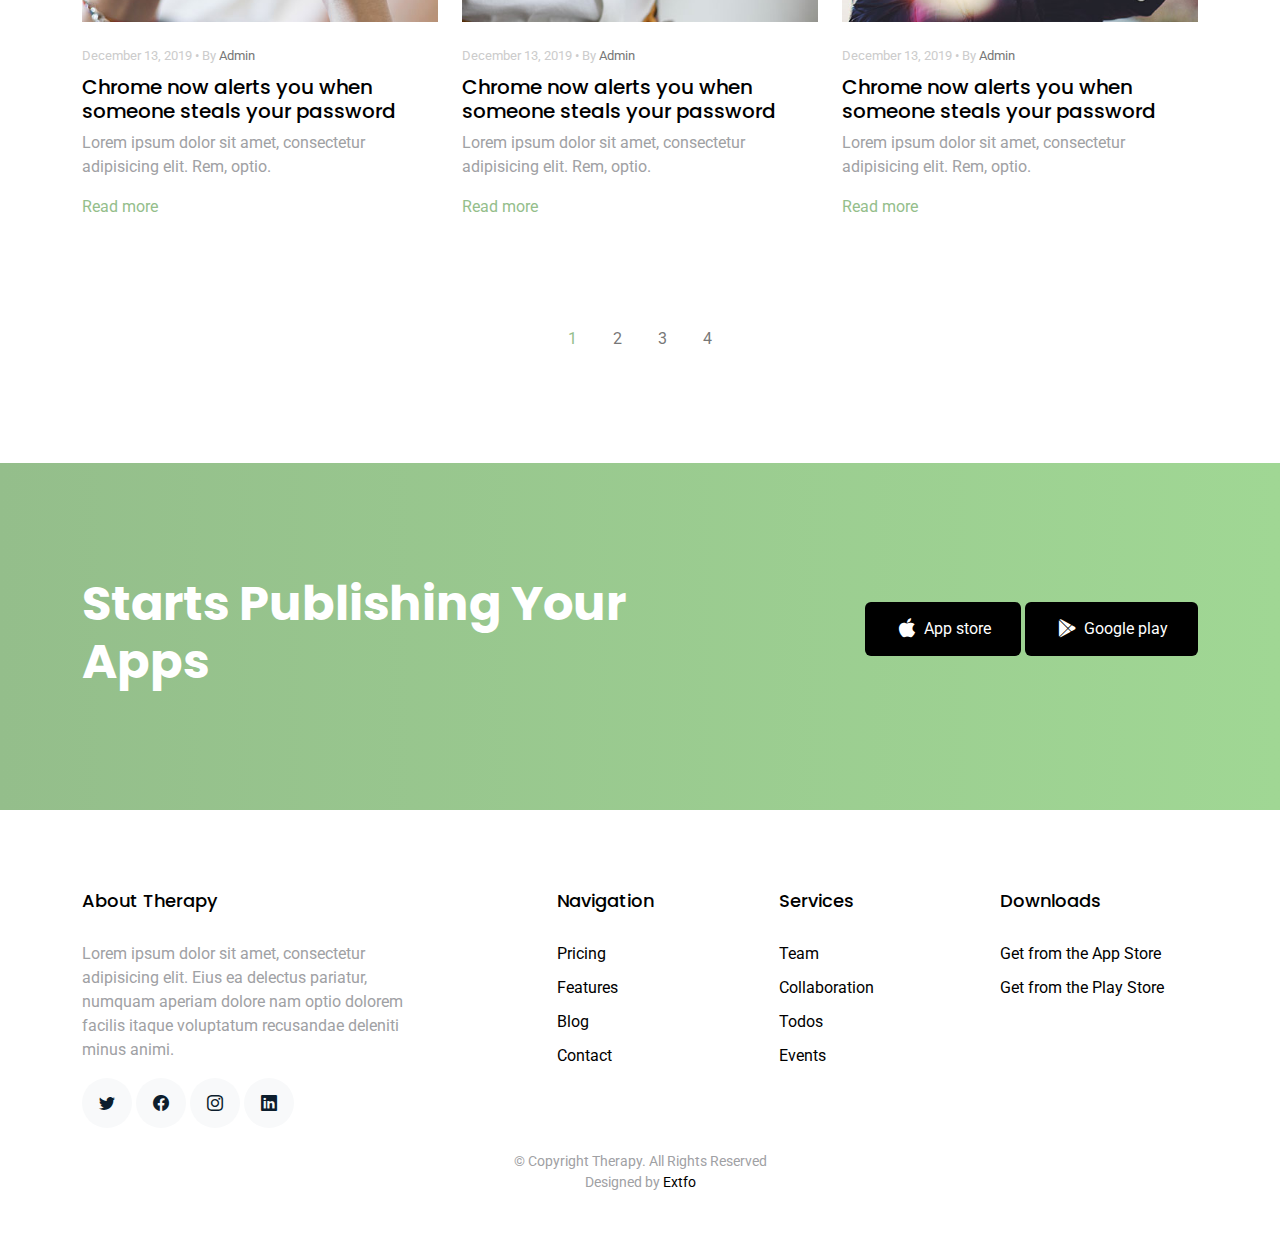
<file: blog.html>
<!DOCTYPE html>
<html lang="en">

<head>
  <meta charset="utf-8">
  <meta content="width=device-width, initial-scale=1.0" name="viewport">

  <title>Blog - Therapy Instructions</title>
  <meta content="" name="description">
  <meta content="" name="keywords">

  <!-- Favicons -->
  <link href="assets/img/favicon.png" rel="icon">
  <link href="assets/img/apple-touch-icon.png" rel="apple-touch-icon">

  <!-- Google Fonts -->
  <link href="https://fonts.googleapis.com/css?family=Roboto:300,300i,400,400i,500,500i,600,600i,700,700i|Poppins:300,300i,400,400i,500,500i,600,600i,700,700i" rel="stylesheet">

  <!-- Vendor CSS Files -->
  <link href="assets/vendor/aos/aos.css" rel="stylesheet">
  <link href="assets/vendor/bootstrap/css/bootstrap.min.css" rel="stylesheet">
  <link href="assets/vendor/bootstrap-icons/bootstrap-icons.css" rel="stylesheet">
  <link href="assets/vendor/boxicons/css/boxicons.min.css" rel="stylesheet">
  <link href="assets/vendor/swiper/swiper-bundle.min.css" rel="stylesheet">

  <!-- Template Main CSS File -->
  <link href="assets/css/style.css" rel="stylesheet">

  <!-- =======================================================
  * Template Name: Therapy - v4.9.0
  * Template URL: https://bootstrapmade.com/Therapy-bootstrap-app-landing-page-template/
  * Author: BootstrapMade.com
  * License: https://bootstrapmade.com/license/
  ======================================================== -->
</head>

<body>

  <!-- ======= Header ======= -->
  <header id="header" class="fixed-top d-flex align-items-center">
    <div class="container d-flex justify-content-between align-items-center">

      <div class="logo">
        <h1><a href="index.html">Therapy</a></h1>
        <!-- Uncomment below if you prefer to use an image logo -->
        <!-- <a href="index.html"><img src="assets/img/logo.png" alt="" class="img-fluid"></a>-->
      </div>

      <nav id="navbar" class="navbar">
        <ul>
          <li><a class="" href="index.html">Home</a></li>
          <li><a href="features.html">Features</a></li>
          <li><a href="pricing.html">Pricing</a></li>
          <li><a class="active" href="blog.html">Blog</a></li>
          <li class="dropdown"><a href="#"><span>Drop Down</span> <i class="bi bi-chevron-down"></i></a>
            <ul>
              <li><a href="#">Drop Down 1</a></li>
              <li class="dropdown"><a href="#"><span>Deep Drop Down</span> <i class="bi bi-chevron-right"></i></a>
                <ul>
                  <li><a href="#">Deep Drop Down 1</a></li>
                  <li><a href="#">Deep Drop Down 2</a></li>
                  <li><a href="#">Deep Drop Down 3</a></li>
                  <li><a href="#">Deep Drop Down 4</a></li>
                  <li><a href="#">Deep Drop Down 5</a></li>
                </ul>
              </li>
              <li><a href="#">Drop Down 2</a></li>
              <li><a href="#">Drop Down 3</a></li>
              <li><a href="#">Drop Down 4</a></li>
            </ul>
          </li>
          <li><a href="contact.html">Contact Us</a></li>
        </ul>
        <i class="bi bi-list mobile-nav-toggle"></i>
      </nav><!-- .navbar -->

    </div>
  </header><!-- End Header -->

  <main id="main">

    <!-- ======= Blog Section ======= -->
    <section class="hero-section inner-page">
      <div class="wave">

        <svg width="1920px" height="265px" viewBox="0 0 1920 265" version="1.1" xmlns="http://www.w3.org/2000/svg" xmlns:xlink="http://www.w3.org/1999/xlink">
          <g id="Page-1" stroke="none" stroke-width="1" fill="none" fill-rule="evenodd">
            <g id="Apple-TV" transform="translate(0.000000, -402.000000)" fill="#FFFFFF">
              <path d="M0,439.134243 C175.04074,464.89273 327.944386,477.771974 458.710937,477.771974 C654.860765,477.771974 870.645295,442.632362 1205.9828,410.192501 C1429.54114,388.565926 1667.54687,411.092417 1920,477.771974 L1920,667 L1017.15166,667 L0,667 L0,439.134243 Z" id="Path"></path>
            </g>
          </g>
        </svg>

      </div>

      <div class="container">
        <div class="row align-items-center">
          <div class="col-12">
            <div class="row justify-content-center">
              <div class="col-md-7 text-center hero-text">
                <h1 data-aos="fade-up" data-aos-delay="">Blog Posts</h1>
                <p class="mb-5" data-aos="fade-up" data-aos-delay="100">Lorem ipsum dolor sit amet, consectetur adipisicing elit.</p>
              </div>
            </div>
          </div>
        </div>
      </div>

    </section>

    <section class="section">
      <div class="container">
        <div class="row mb-5">
          <div class="col-md-4">
            <div class="post-entry">
              <a href="blog-single.html" class="d-block mb-4">
                <img src="assets/img/img_1.jpg" alt="Image" class="img-fluid">
              </a>
              <div class="post-text">
                <span class="post-meta">December 13, 2019 &bullet; By <a href="#">Admin</a></span>
                <h3><a href="#">Chrome now alerts you when someone steals your password</a></h3>
                <p>Lorem ipsum dolor sit amet, consectetur adipisicing elit. Rem, optio.</p>
                <p><a href="#" class="readmore">Read more</a></p>
              </div>
            </div>
          </div>
          <div class="col-md-4">
            <div class="post-entry">
              <a href="blog-single.html" class="d-block mb-4">
                <img src="assets/img/img_2.jpg" alt="Image" class="img-fluid">
              </a>
              <div class="post-text">
                <span class="post-meta">December 13, 2019 &bullet; By <a href="#">Admin</a></span>
                <h3><a href="#">Chrome now alerts you when someone steals your password</a></h3>
                <p>Lorem ipsum dolor sit amet, consectetur adipisicing elit. Rem, optio.</p>
                <p><a href="#" class="readmore">Read more</a></p>
              </div>
            </div>
          </div>
          <div class="col-md-4">
            <div class="post-entry">
              <a href="blog-single.html" class="d-block mb-4">
                <img src="assets/img/img_3.jpg" alt="Image" class="img-fluid">
              </a>
              <div class="post-text">
                <span class="post-meta">December 13, 2019 &bullet; By <a href="#">Admin</a></span>
                <h3><a href="#">Chrome now alerts you when someone steals your password</a></h3>
                <p>Lorem ipsum dolor sit amet, consectetur adipisicing elit. Rem, optio.</p>
                <p><a href="#" class="readmore">Read more</a></p>
              </div>
            </div>
          </div>

          <div class="col-md-4">
            <div class="post-entry">
              <a href="blog-single.html" class="d-block mb-4">
                <img src="assets/img/img_4.jpg" alt="Image" class="img-fluid">
              </a>
              <div class="post-text">
                <span class="post-meta">December 13, 2019 &bullet; By <a href="#">Admin</a></span>
                <h3><a href="#">Chrome now alerts you when someone steals your password</a></h3>
                <p>Lorem ipsum dolor sit amet, consectetur adipisicing elit. Rem, optio.</p>
                <p><a href="#" class="readmore">Read more</a></p>
              </div>
            </div>
          </div>
          <div class="col-md-4">
            <div class="post-entry">
              <a href="blog-single.html" class="d-block mb-4">
                <img src="assets/img/img_3.jpg" alt="Image" class="img-fluid">
              </a>
              <div class="post-text">
                <span class="post-meta">December 13, 2019 &bullet; By <a href="#">Admin</a></span>
                <h3><a href="#">Chrome now alerts you when someone steals your password</a></h3>
                <p>Lorem ipsum dolor sit amet, consectetur adipisicing elit. Rem, optio.</p>
                <p><a href="#" class="readmore">Read more</a></p>
              </div>
            </div>
          </div>
          <div class="col-md-4">
            <div class="post-entry">
              <a href="blog-single.html" class="d-block mb-4">
                <img src="assets/img/img_2.jpg" alt="Image" class="img-fluid">
              </a>
              <div class="post-text">
                <span class="post-meta">December 13, 2019 &bullet; By <a href="#">Admin</a></span>
                <h3><a href="#">Chrome now alerts you when someone steals your password</a></h3>
                <p>Lorem ipsum dolor sit amet, consectetur adipisicing elit. Rem, optio.</p>
                <p><a href="#" class="readmore">Read more</a></p>
              </div>
            </div>
          </div>

        </div>

        <div class="row">
          <div class="col-12 text-center">
            <span class="p-3 active text-primary">1</span>
            <a href="#" class="p-3">2</a>
            <a href="#" class="p-3">3</a>
            <a href="#" class="p-3">4</a>
          </div>
        </div>
      </div>

    </section>

    <!-- ======= CTA Section ======= -->
    <section class="section cta-section">
      <div class="container">
        <div class="row align-items-center">
          <div class="col-md-6 me-auto text-center text-md-start mb-5 mb-md-0">
            <h2>Starts Publishing Your Apps</h2>
          </div>
          <div class="col-md-5 text-center text-md-end">
            <p><a href="#" class="btn d-inline-flex align-items-center"><i class="bx bxl-apple"></i><span>App store</span></a> <a href="#" class="btn d-inline-flex align-items-center"><i class="bx bxl-play-store"></i><span>Google play</span></a></p>
          </div>
        </div>
      </div>
    </section><!-- End CTA Section -->

  </main><!-- End #main -->

  <!-- ======= Footer ======= -->
  <footer class="footer" role="contentinfo">
    <div class="container">
      <div class="row">
        <div class="col-md-4 mb-4 mb-md-0">
          <h3>About Therapy</h3>
          <p>Lorem ipsum dolor sit amet, consectetur adipisicing elit. Eius ea delectus pariatur, numquam aperiam
            dolore nam optio dolorem facilis itaque voluptatum recusandae deleniti minus animi.</p>
          <p class="social">
            <a href="#"><span class="bi bi-twitter"></span></a>
            <a href="#"><span class="bi bi-facebook"></span></a>
            <a href="#"><span class="bi bi-instagram"></span></a>
            <a href="#"><span class="bi bi-linkedin"></span></a>
          </p>
        </div>
        <div class="col-md-7 ms-auto">
          <div class="row site-section pt-0">
            <div class="col-md-4 mb-4 mb-md-0">
              <h3>Navigation</h3>
              <ul class="list-unstyled">
                <li><a href="#">Pricing</a></li>
                <li><a href="#">Features</a></li>
                <li><a href="#">Blog</a></li>
                <li><a href="#">Contact</a></li>
              </ul>
            </div>
            <div class="col-md-4 mb-4 mb-md-0">
              <h3>Services</h3>
              <ul class="list-unstyled">
                <li><a href="#">Team</a></li>
                <li><a href="#">Collaboration</a></li>
                <li><a href="#">Todos</a></li>
                <li><a href="#">Events</a></li>
              </ul>
            </div>
            <div class="col-md-4 mb-4 mb-md-0">
              <h3>Downloads</h3>
              <ul class="list-unstyled">
                <li><a href="#">Get from the App Store</a></li>
                <li><a href="#">Get from the Play Store</a></li>
              </ul>
            </div>
          </div>
        </div>
      </div>

      <div class="row justify-content-center text-center">
        <div class="col-md-7">
          <p class="copyright">&copy; Copyright Therapy. All Rights Reserved</p>
          <div class="credits">
            <!--
            All the links in the footer should remain intact.
            You can delete the links only if you purchased the pro version.
            Licensing information: https://bootstrapmade.com/license/
            Purchase the pro version with working PHP/AJAX contact form: https://bootstrapmade.com/buy/?theme=Therapy
          -->
            Designed by <a href="#">Extfo</a>
          </div>
        </div>
      </div>

    </div>
  </footer>

  <a href="#" class="back-to-top d-flex align-items-center justify-content-center"><i class="bi bi-arrow-up-short"></i></a>

  <!-- Vendor JS Files -->
  <script src="assets/vendor/aos/aos.js"></script>
  <script src="assets/vendor/bootstrap/js/bootstrap.bundle.min.js"></script>
  <script src="assets/vendor/swiper/swiper-bundle.min.js"></script>
  <script src="assets/vendor/php-email-form/validate.js"></script>

  <!-- Template Main JS File -->
  <script src="assets/js/main.js"></script>

</body>

</html>
</file>
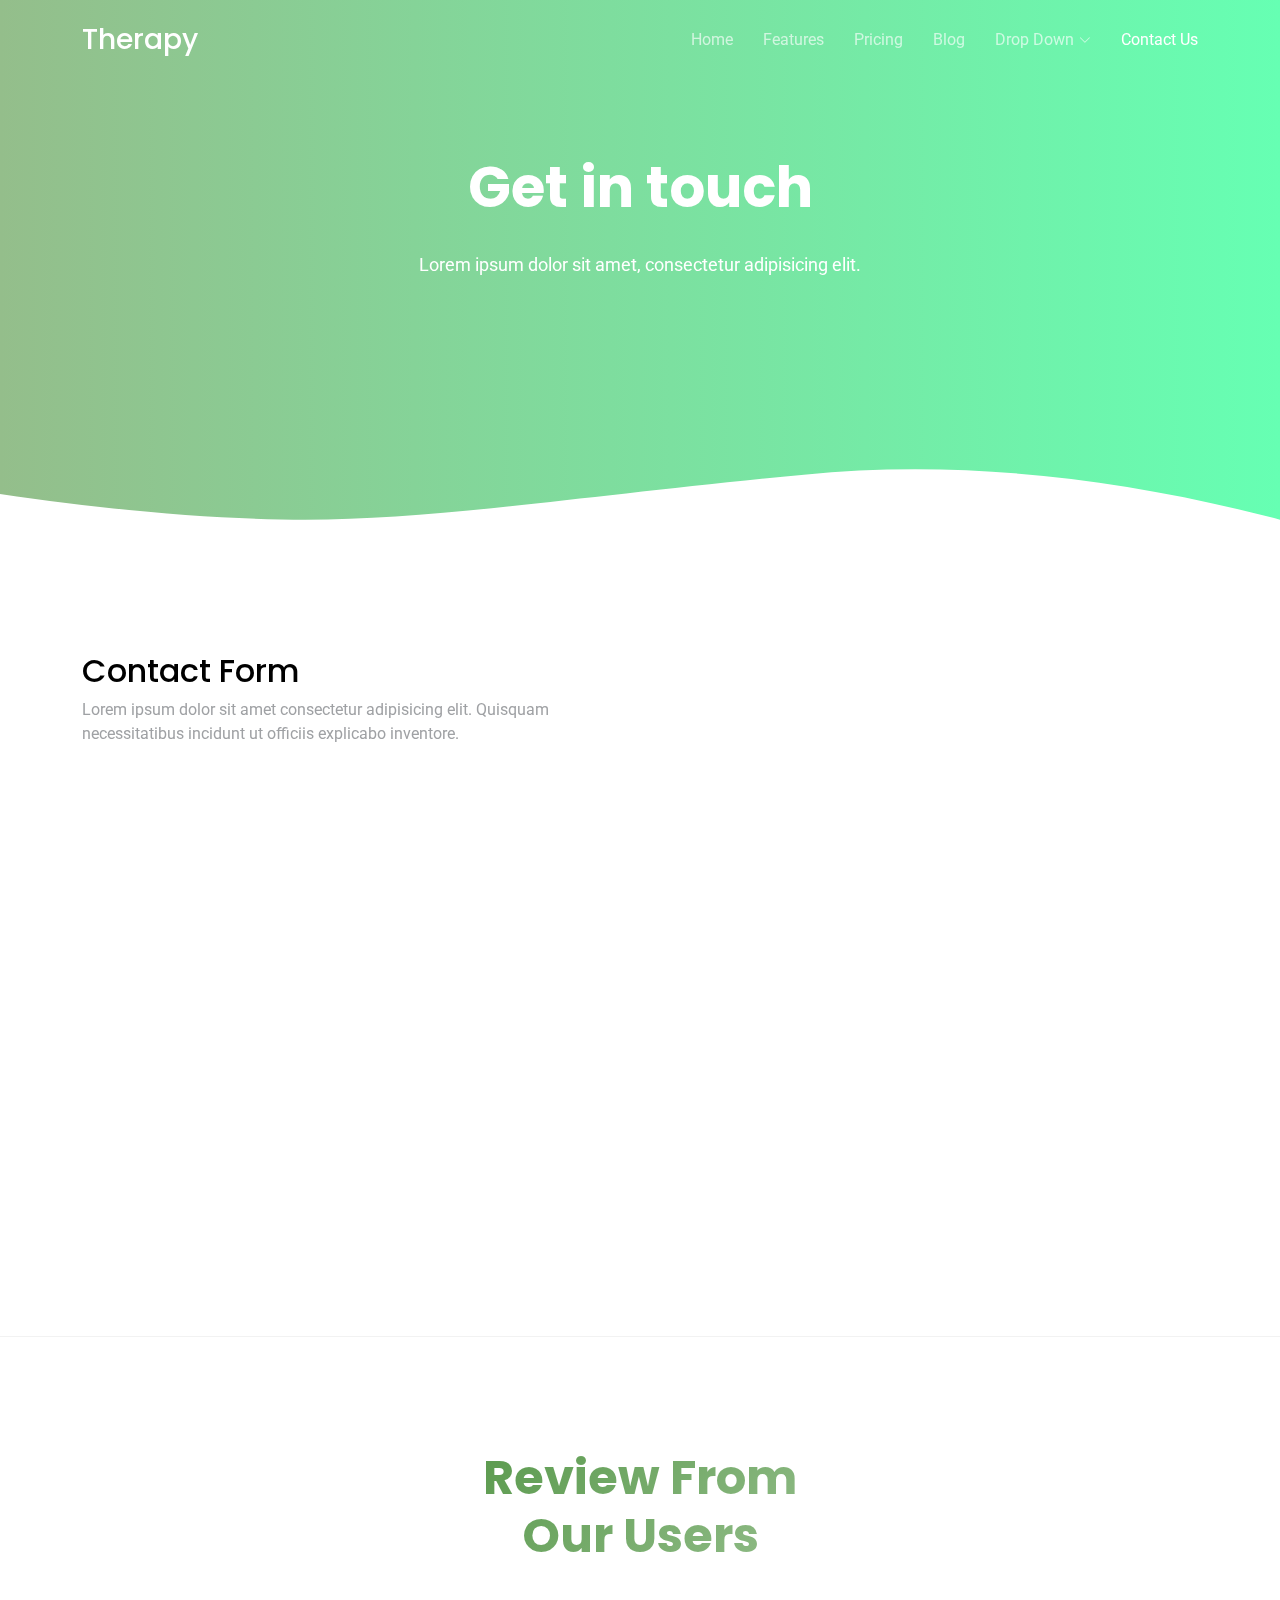
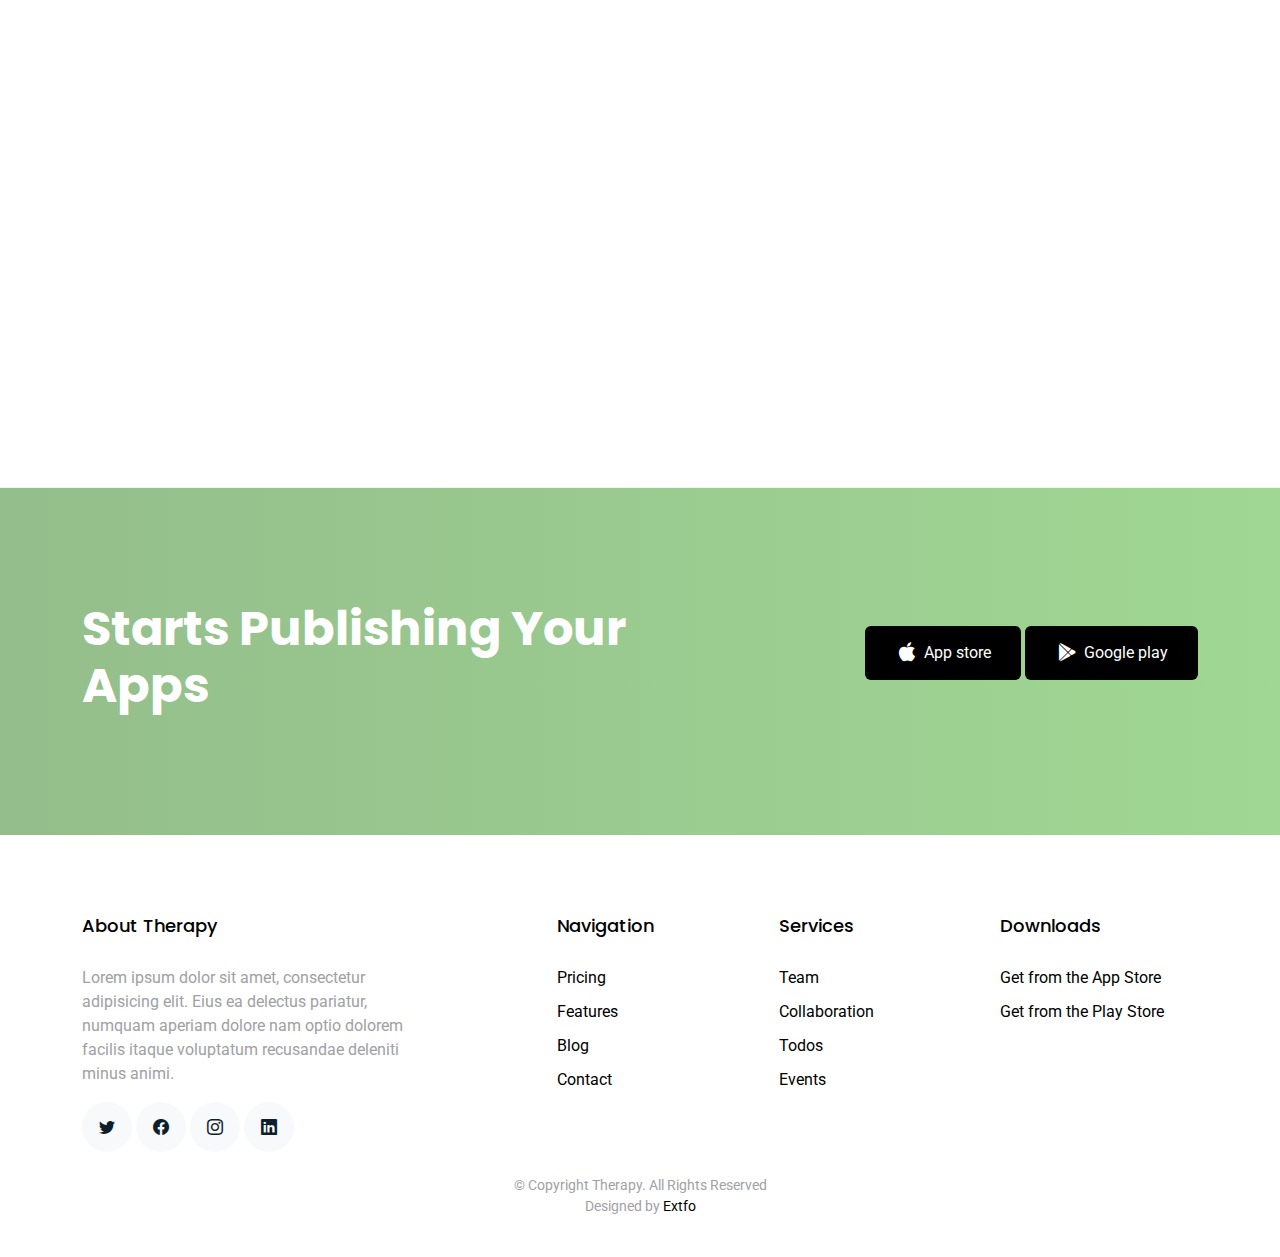
<file: contact.html>
<!DOCTYPE html>
<html lang="en">

<head>
  <meta charset="utf-8">
  <meta content="width=device-width, initial-scale=1.0" name="viewport">

  <title>Therapy Instructions - Contact</title>
  <meta content="" name="description">
  <meta content="" name="keywords">

  <!-- Favicons -->
  <link href="assets/img/favicon.png" rel="icon">
  <link href="assets/img/apple-touch-icon.png" rel="apple-touch-icon">

  <!-- Google Fonts -->
  <link href="https://fonts.googleapis.com/css?family=Roboto:300,300i,400,400i,500,500i,600,600i,700,700i|Poppins:300,300i,400,400i,500,500i,600,600i,700,700i" rel="stylesheet">

  <!-- Vendor CSS Files -->
  <link href="assets/vendor/aos/aos.css" rel="stylesheet">
  <link href="assets/vendor/bootstrap/css/bootstrap.min.css" rel="stylesheet">
  <link href="assets/vendor/bootstrap-icons/bootstrap-icons.css" rel="stylesheet">
  <link href="assets/vendor/boxicons/css/boxicons.min.css" rel="stylesheet">
  <link href="assets/vendor/swiper/swiper-bundle.min.css" rel="stylesheet">

  <!-- Template Main CSS File -->
  <link href="assets/css/style.css" rel="stylesheet">

  <!-- =======================================================
  * Template Name: Therapy - v4.9.0
  * Template URL: https://bootstrapmade.com/Therapy-bootstrap-app-landing-page-template/
  * Author: BootstrapMade.com
  * License: https://bootstrapmade.com/license/
  ======================================================== -->
</head>

<body>

  <!-- ======= Header ======= -->
  <header id="header" class="fixed-top d-flex align-items-center">
    <div class="container d-flex justify-content-between align-items-center">

      <div class="logo">
        <h1><a href="index.html">Therapy</a></h1>
        <!-- Uncomment below if you prefer to use an image logo -->
        <!-- <a href="index.html"><img src="assets/img/logo.png" alt="" class="img-fluid"></a>-->
      </div>

      <nav id="navbar" class="navbar">
        <ul>
          <li><a class="" href="index.html">Home</a></li>
          <li><a href="features.html">Features</a></li>
          <li><a href="pricing.html">Pricing</a></li>
          <li><a href="blog.html">Blog</a></li>
          <li class="dropdown"><a href="#"><span>Drop Down</span> <i class="bi bi-chevron-down"></i></a>
            <ul>
              <li><a href="#">Drop Down 1</a></li>
              <li class="dropdown"><a href="#"><span>Deep Drop Down</span> <i class="bi bi-chevron-right"></i></a>
                <ul>
                  <li><a href="#">Deep Drop Down 1</a></li>
                  <li><a href="#">Deep Drop Down 2</a></li>
                  <li><a href="#">Deep Drop Down 3</a></li>
                  <li><a href="#">Deep Drop Down 4</a></li>
                  <li><a href="#">Deep Drop Down 5</a></li>
                </ul>
              </li>
              <li><a href="#">Drop Down 2</a></li>
              <li><a href="#">Drop Down 3</a></li>
              <li><a href="#">Drop Down 4</a></li>
            </ul>
          </li>
          <li><a class="active" href="contact.html">Contact Us</a></li>
        </ul>
        <i class="bi bi-list mobile-nav-toggle"></i>
      </nav><!-- .navbar -->

    </div>
  </header><!-- End Header -->

  <main id="main">

    <section class="hero-section inner-page">
      <div class="wave">

        <svg width="1920px" height="265px" viewBox="0 0 1920 265" version="1.1" xmlns="http://www.w3.org/2000/svg" xmlns:xlink="http://www.w3.org/1999/xlink">
          <g id="Page-1" stroke="none" stroke-width="1" fill="none" fill-rule="evenodd">
            <g id="Apple-TV" transform="translate(0.000000, -402.000000)" fill="#FFFFFF">
              <path d="M0,439.134243 C175.04074,464.89273 327.944386,477.771974 458.710937,477.771974 C654.860765,477.771974 870.645295,442.632362 1205.9828,410.192501 C1429.54114,388.565926 1667.54687,411.092417 1920,477.771974 L1920,667 L1017.15166,667 L0,667 L0,439.134243 Z" id="Path"></path>
            </g>
          </g>
        </svg>

      </div>

      <div class="container">
        <div class="row align-items-center">
          <div class="col-12">
            <div class="row justify-content-center">
              <div class="col-md-7 text-center hero-text">
                <h1 data-aos="fade-up" data-aos-delay="">Get in touch</h1>
                <p class="mb-5" data-aos="fade-up" data-aos-delay="100">Lorem ipsum dolor sit amet, consectetur adipisicing elit.</p>
              </div>
            </div>
          </div>
        </div>
      </div>

    </section>

    <section class="section">
      <div class="container">
        <div class="row mb-5 align-items-end">
          <div class="col-md-6" data-aos="fade-up">

            <h2>Contact Form</h2>
            <p class="mb-0">Lorem ipsum dolor sit amet consectetur adipisicing elit. Quisquam necessitatibus incidunt ut officiis explicabo inventore.</p>
          </div>

        </div>

        <div class="row">
          <div class="col-md-4 ms-auto order-2" data-aos="fade-up">
            <ul class="list-unstyled">
              <li class="mb-3">
                <strong class="d-block mb-1">Address</strong>
                <span>203 Fake St. Mountain View, San Francisco, California, USA</span>
              </li>
              <li class="mb-3">
                <strong class="d-block mb-1">Phone</strong>
                <span>+1 232 3235 324</span>
              </li>
              <li class="mb-3">
                <strong class="d-block mb-1">Email</strong>
                <span>youremail@domain.com</span>
              </li>
            </ul>
          </div>

          <div class="col-md-6 mb-5 mb-md-0" data-aos="fade-up">
            <form action="forms/contact.php" method="post" role="form" class="php-email-form">

              <div class="row">
                <div class="col-md-6 form-group">
                  <label for="name">Name</label>
                  <input type="text" name="name" class="form-control" id="name" required>
                </div>
                <div class="col-md-6 form-group mt-3 mt-md-0">
                  <label for="name">Email</label>
                  <input type="email" class="form-control" name="email" id="email" required>
                </div>
                <div class="col-md-12 form-group mt-3">
                  <label for="name">Subject</label>
                  <input type="text" class="form-control" name="subject" id="subject" required>
                </div>
                <div class="col-md-12 form-group mt-3">
                  <label for="name">Message</label>
                  <textarea class="form-control" name="message" required></textarea>
                </div>

                <div class="col-md-12 mb-3">
                  <div class="loading">Loading</div>
                  <div class="error-message"></div>
                  <div class="sent-message">Your message has been sent. Thank you!</div>
                </div>

                <div class="col-md-6 form-group">
                  <input type="submit" class="btn btn-primary d-block w-100" value="Send Message">
                </div>
              </div>

            </form>
          </div>

        </div>
      </div>
    </section>

    <!-- ======= Testimonials Section ======= -->
    <section class="section border-top border-bottom">
      <div class="container">
        <div class="row justify-content-center text-center mb-5">
          <div class="col-md-4">
            <h2 class="section-heading">Review From Our Users</h2>
          </div>
        </div>
        <div class="row justify-content-center text-center">
          <div class="col-md-7">

            <div class="testimonials-slider swiper" data-aos="fade-up" data-aos-delay="100">
              <div class="swiper-wrapper">

                <div class="swiper-slide">
                  <div class="review text-center">
                    <p class="stars">
                      <span class="bi bi-star-fill"></span>
                      <span class="bi bi-star-fill"></span>
                      <span class="bi bi-star-fill"></span>
                      <span class="bi bi-star-fill"></span>
                      <span class="bi bi-star-fill muted"></span>
                    </p>
                    <h3>Excellent App!</h3>
                    <blockquote>
                      <p>Lorem ipsum dolor sit amet, consectetur adipisicing elit. Eius ea delectus pariatur, numquam
                        aperiam dolore nam optio dolorem facilis itaque voluptatum recusandae deleniti minus animi,
                        provident voluptates consectetur maiores quos.</p>
                    </blockquote>

                    <p class="review-user">
                      <img src="assets/img/person_1.jpg" alt="Image" class="img-fluid rounded-circle mb-3">
                      <span class="d-block">
                        <span class="text-black">Jean Doe</span>, &mdash; App User
                      </span>
                    </p>

                  </div>
                </div><!-- End testimonial item -->

                <div class="swiper-slide">
                  <div class="review text-center">
                    <p class="stars">
                      <span class="bi bi-star-fill"></span>
                      <span class="bi bi-star-fill"></span>
                      <span class="bi bi-star-fill"></span>
                      <span class="bi bi-star-fill"></span>
                      <span class="bi bi-star-fill muted"></span>
                    </p>
                    <h3>This App is easy to use!</h3>
                    <blockquote>
                      <p>Lorem ipsum dolor sit amet, consectetur adipisicing elit. Eius ea delectus pariatur, numquam
                        aperiam dolore nam optio dolorem facilis itaque voluptatum recusandae deleniti minus animi,
                        provident voluptates consectetur maiores quos.</p>
                    </blockquote>

                    <p class="review-user">
                      <img src="assets/img/person_2.jpg" alt="Image" class="img-fluid rounded-circle mb-3">
                      <span class="d-block">
                        <span class="text-black">Johan Smith</span>, &mdash; App User
                      </span>
                    </p>

                  </div>
                </div><!-- End testimonial item -->

                <div class="swiper-slide">
                  <div class="review text-center">
                    <p class="stars">
                      <span class="bi bi-star-fill"></span>
                      <span class="bi bi-star-fill"></span>
                      <span class="bi bi-star-fill"></span>
                      <span class="bi bi-star-fill"></span>
                      <span class="bi bi-star-fill muted"></span>
                    </p>
                    <h3>Awesome functionality!</h3>
                    <blockquote>
                      <p>Lorem ipsum dolor sit amet, consectetur adipisicing elit. Eius ea delectus pariatur, numquam
                        aperiam dolore nam optio dolorem facilis itaque voluptatum recusandae deleniti minus animi,
                        provident voluptates consectetur maiores quos.</p>
                    </blockquote>

                    <p class="review-user">
                      <img src="assets/img/person_3.jpg" alt="Image" class="img-fluid rounded-circle mb-3">
                      <span class="d-block">
                        <span class="text-black">Jean Thunberg</span>, &mdash; App User
                      </span>
                    </p>

                  </div>
                </div><!-- End testimonial item -->

              </div>
              <div class="swiper-pagination"></div>
            </div>
          </div>
        </div>
      </div>
    </section><!-- End Testimonials Section -->

    <!-- ======= CTA Section ======= -->
    <section class="section cta-section">
      <div class="container">
        <div class="row align-items-center">
          <div class="col-md-6 me-auto text-center text-md-start mb-5 mb-md-0">
            <h2>Starts Publishing Your Apps</h2>
          </div>
          <div class="col-md-5 text-center text-md-end">
            <p><a href="#" class="btn d-inline-flex align-items-center"><i class="bx bxl-apple"></i><span>App store</span></a> <a href="#" class="btn d-inline-flex align-items-center"><i class="bx bxl-play-store"></i><span>Google play</span></a></p>
          </div>
        </div>
      </div>
    </section><!-- End CTA Section -->

  </main><!-- End #main -->

  <!-- ======= Footer ======= -->
  <footer class="footer" role="contentinfo">
    <div class="container">
      <div class="row">
        <div class="col-md-4 mb-4 mb-md-0">
          <h3>About Therapy</h3>
          <p>Lorem ipsum dolor sit amet, consectetur adipisicing elit. Eius ea delectus pariatur, numquam aperiam
            dolore nam optio dolorem facilis itaque voluptatum recusandae deleniti minus animi.</p>
          <p class="social">
            <a href="#"><span class="bi bi-twitter"></span></a>
            <a href="#"><span class="bi bi-facebook"></span></a>
            <a href="#"><span class="bi bi-instagram"></span></a>
            <a href="#"><span class="bi bi-linkedin"></span></a>
          </p>
        </div>
        <div class="col-md-7 ms-auto">
          <div class="row site-section pt-0">
            <div class="col-md-4 mb-4 mb-md-0">
              <h3>Navigation</h3>
              <ul class="list-unstyled">
                <li><a href="#">Pricing</a></li>
                <li><a href="#">Features</a></li>
                <li><a href="#">Blog</a></li>
                <li><a href="#">Contact</a></li>
              </ul>
            </div>
            <div class="col-md-4 mb-4 mb-md-0">
              <h3>Services</h3>
              <ul class="list-unstyled">
                <li><a href="#">Team</a></li>
                <li><a href="#">Collaboration</a></li>
                <li><a href="#">Todos</a></li>
                <li><a href="#">Events</a></li>
              </ul>
            </div>
            <div class="col-md-4 mb-4 mb-md-0">
              <h3>Downloads</h3>
              <ul class="list-unstyled">
                <li><a href="#">Get from the App Store</a></li>
                <li><a href="#">Get from the Play Store</a></li>
              </ul>
            </div>
          </div>
        </div>
      </div>

      <div class="row justify-content-center text-center">
        <div class="col-md-7">
          <p class="copyright">&copy; Copyright Therapy. All Rights Reserved</p>
          <div class="credits">
            <!--
            All the links in the footer should remain intact.
            You can delete the links only if you purchased the pro version.
            Licensing information: https://bootstrapmade.com/license/
            Purchase the pro version with working PHP/AJAX contact form: https://bootstrapmade.com/buy/?theme=Therapy
          -->
            Designed by <a href="#">Extfo</a>
          </div>
        </div>
      </div>

    </div>
  </footer>

  <a href="#" class="back-to-top d-flex align-items-center justify-content-center"><i class="bi bi-arrow-up-short"></i></a>

  <!-- Vendor JS Files -->
  <script src="assets/vendor/aos/aos.js"></script>
  <script src="assets/vendor/bootstrap/js/bootstrap.bundle.min.js"></script>
  <script src="assets/vendor/swiper/swiper-bundle.min.js"></script>
  <script src="assets/vendor/php-email-form/validate.js"></script>

  <!-- Template Main JS File -->
  <script src="assets/js/main.js"></script>

</body>

</html>
</file>
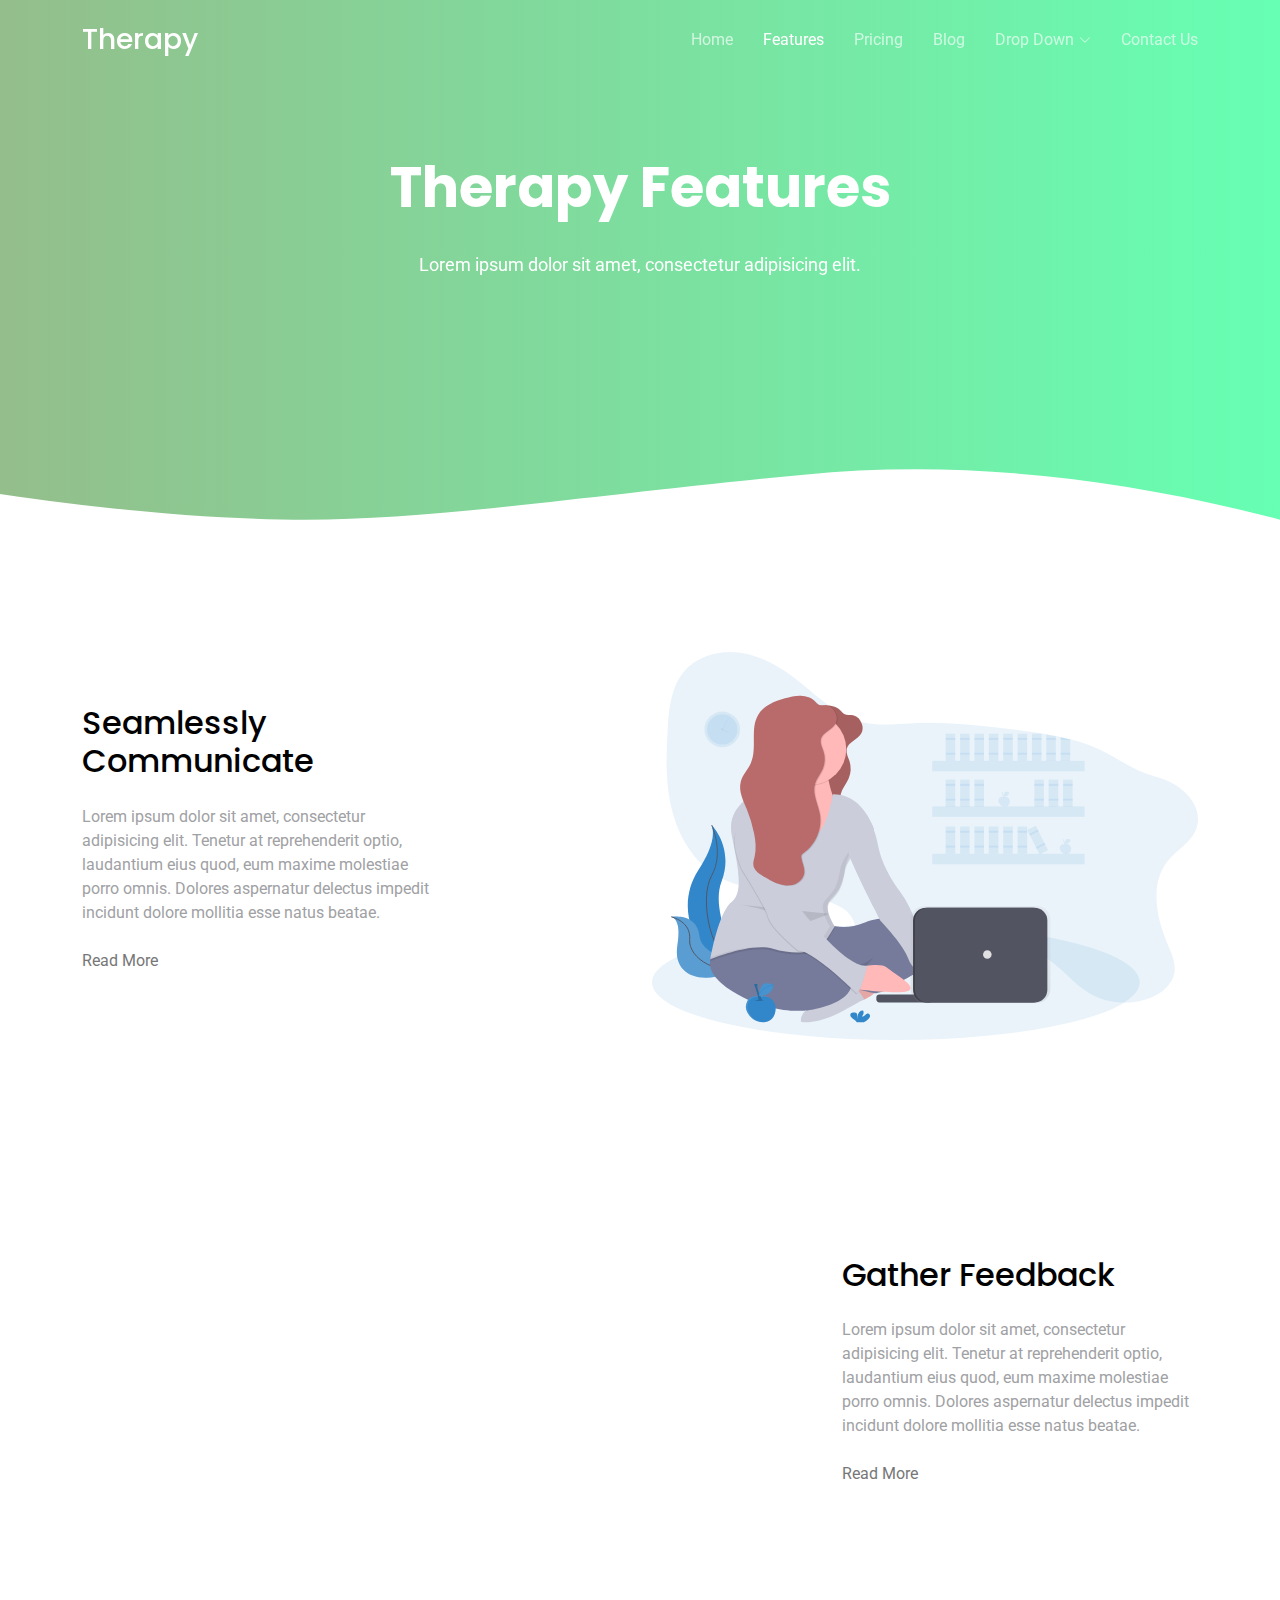
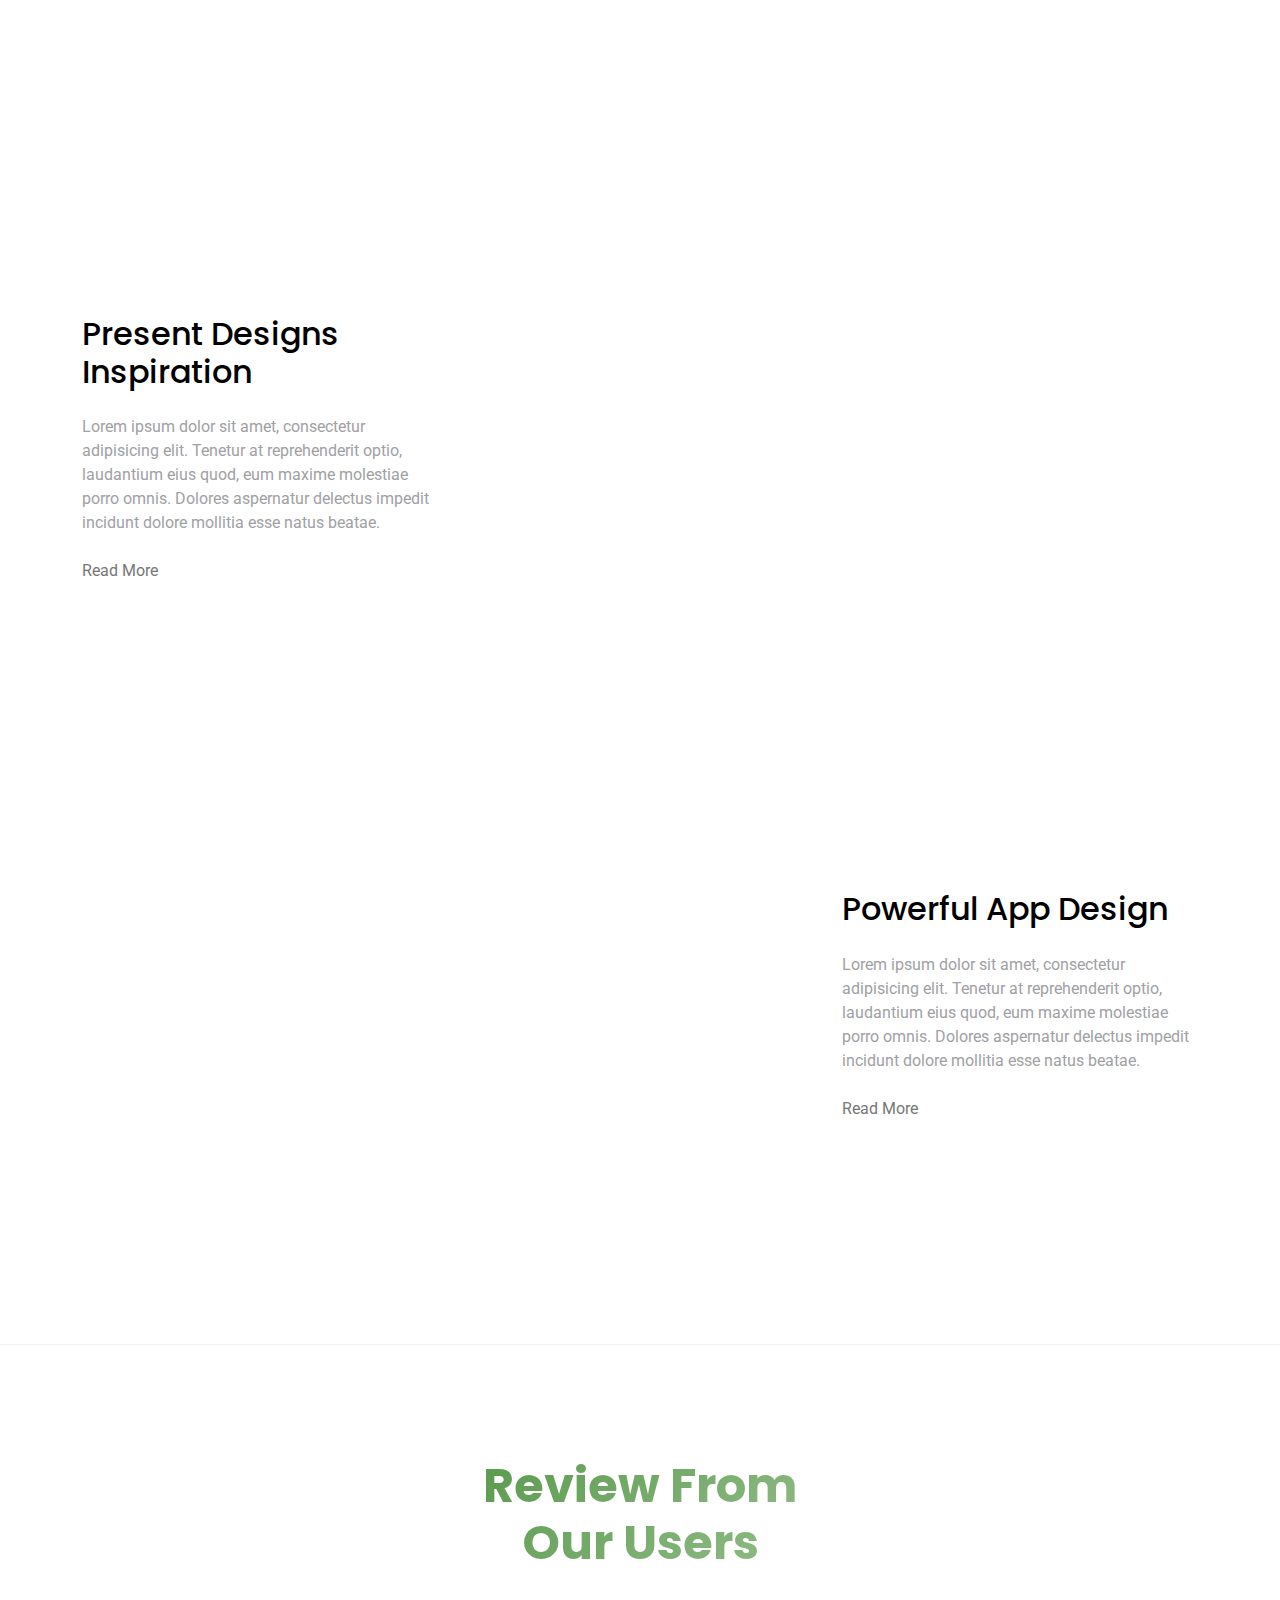
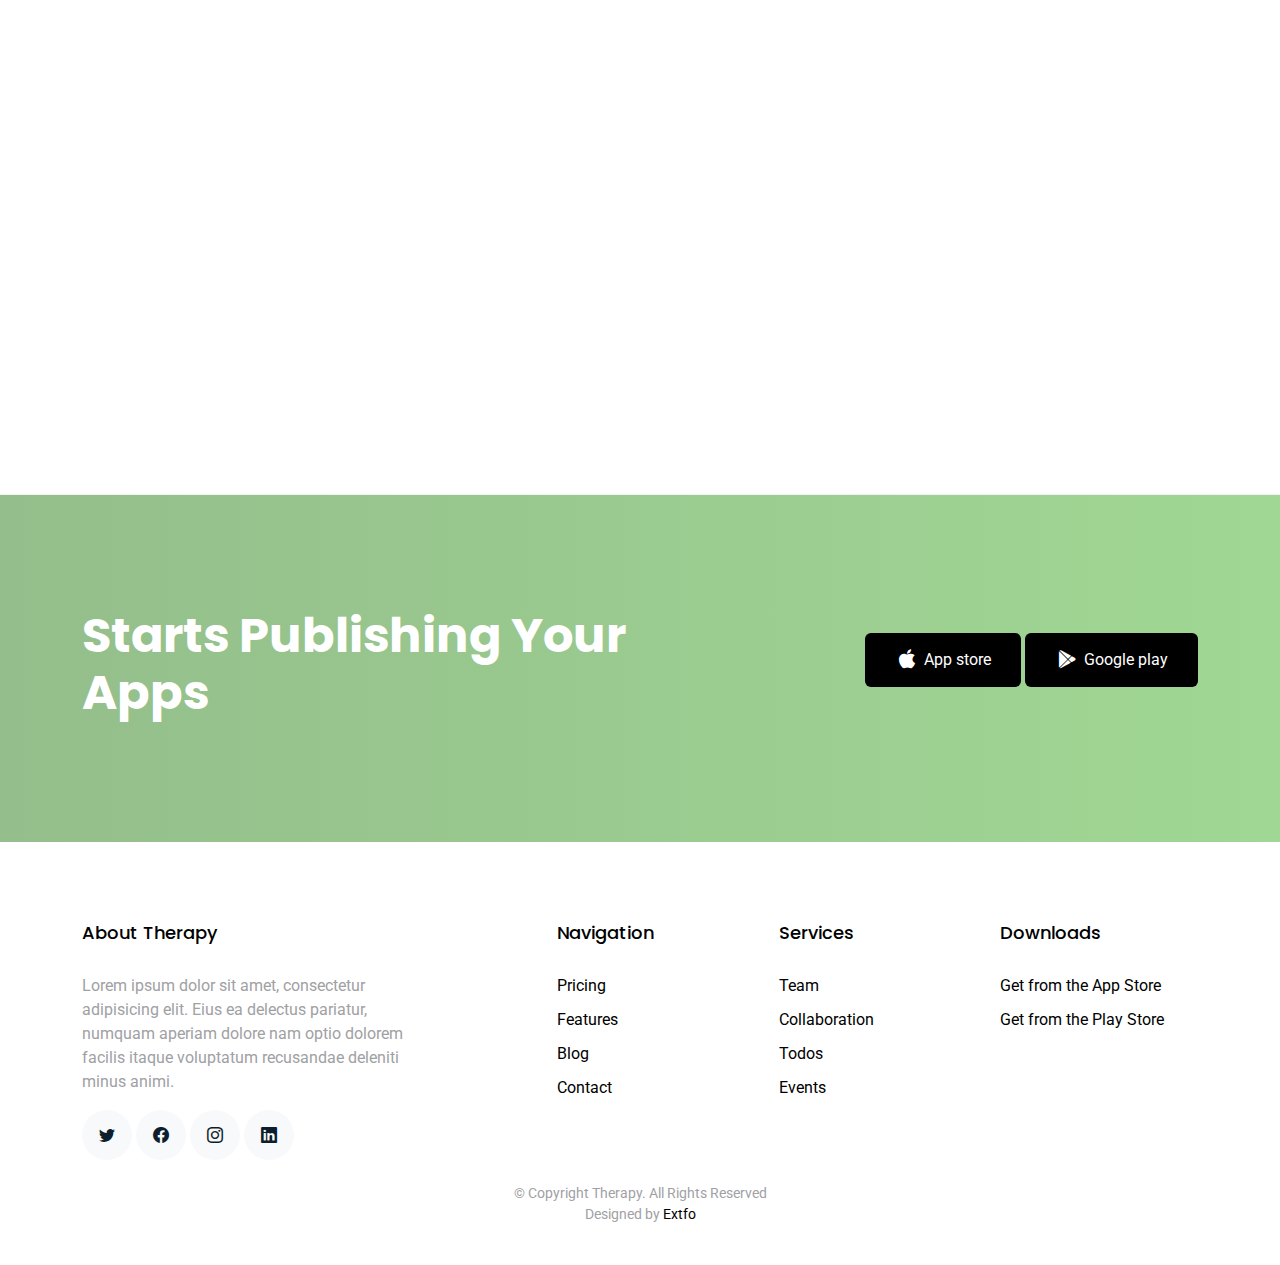
<file: features.html>
<!DOCTYPE html>
<html lang="en">

<head>
  <meta charset="utf-8">
  <meta content="width=device-width, initial-scale=1.0" name="viewport">

  <title>Therapy Instructions - Features</title>
  <meta content="" name="description">
  <meta content="" name="keywords">

  <!-- Favicons -->
  <link href="assets/img/favicon.png" rel="icon">
  <link href="assets/img/apple-touch-icon.png" rel="apple-touch-icon">

  <!-- Google Fonts -->
  <link href="https://fonts.googleapis.com/css?family=Roboto:300,300i,400,400i,500,500i,600,600i,700,700i|Poppins:300,300i,400,400i,500,500i,600,600i,700,700i" rel="stylesheet">

  <!-- Vendor CSS Files -->
  <link href="assets/vendor/aos/aos.css" rel="stylesheet">
  <link href="assets/vendor/bootstrap/css/bootstrap.min.css" rel="stylesheet">
  <link href="assets/vendor/bootstrap-icons/bootstrap-icons.css" rel="stylesheet">
  <link href="assets/vendor/boxicons/css/boxicons.min.css" rel="stylesheet">
  <link href="assets/vendor/swiper/swiper-bundle.min.css" rel="stylesheet">

  <!-- Template Main CSS File -->
  <link href="assets/css/style.css" rel="stylesheet">

  <!-- =======================================================
  * Template Name: Therapy - v4.9.0
  * Template URL: https://bootstrapmade.com/Therapy-bootstrap-app-landing-page-template/
  * Author: BootstrapMade.com
  * License: https://bootstrapmade.com/license/
  ======================================================== -->
</head>

<body>

  <!-- ======= Header ======= -->
  <header id="header" class="fixed-top d-flex align-items-center">
    <div class="container d-flex justify-content-between align-items-center">

      <div class="logo">
        <h1><a href="index.html">Therapy</a></h1>
        <!-- Uncomment below if you prefer to use an image logo -->
        <!-- <a href="index.html"><img src="assets/img/logo.png" alt="" class="img-fluid"></a>-->
      </div>

      <nav id="navbar" class="navbar">
        <ul>
          <li><a class="" href="index.html">Home</a></li>
          <li><a class="active" href="features.html">Features</a></li>
          <li><a href="pricing.html">Pricing</a></li>
          <li><a href="blog.html">Blog</a></li>
          <li class="dropdown"><a href="#"><span>Drop Down</span> <i class="bi bi-chevron-down"></i></a>
            <ul>
              <li><a href="#">Drop Down 1</a></li>
              <li class="dropdown"><a href="#"><span>Deep Drop Down</span> <i class="bi bi-chevron-right"></i></a>
                <ul>
                  <li><a href="#">Deep Drop Down 1</a></li>
                  <li><a href="#">Deep Drop Down 2</a></li>
                  <li><a href="#">Deep Drop Down 3</a></li>
                  <li><a href="#">Deep Drop Down 4</a></li>
                  <li><a href="#">Deep Drop Down 5</a></li>
                </ul>
              </li>
              <li><a href="#">Drop Down 2</a></li>
              <li><a href="#">Drop Down 3</a></li>
              <li><a href="#">Drop Down 4</a></li>
            </ul>
          </li>
          <li><a href="contact.html">Contact Us</a></li>
        </ul>
        <i class="bi bi-list mobile-nav-toggle"></i>
      </nav><!-- .navbar -->

    </div>
  </header><!-- End Header -->

  <main id="main">

    <!-- ======= Features Section ======= -->

    <section class="hero-section inner-page">
      <div class="wave">

        <svg width="1920px" height="265px" viewBox="0 0 1920 265" version="1.1" xmlns="http://www.w3.org/2000/svg" xmlns:xlink="http://www.w3.org/1999/xlink">
          <g id="Page-1" stroke="none" stroke-width="1" fill="none" fill-rule="evenodd">
            <g id="Apple-TV" transform="translate(0.000000, -402.000000)" fill="#FFFFFF">
              <path d="M0,439.134243 C175.04074,464.89273 327.944386,477.771974 458.710937,477.771974 C654.860765,477.771974 870.645295,442.632362 1205.9828,410.192501 C1429.54114,388.565926 1667.54687,411.092417 1920,477.771974 L1920,667 L1017.15166,667 L0,667 L0,439.134243 Z" id="Path"></path>
            </g>
          </g>
        </svg>

      </div>

      <div class="container">
        <div class="row align-items-center">
          <div class="col-12">
            <div class="row justify-content-center">
              <div class="col-md-7 text-center hero-text">
                <h1 data-aos="fade-up" data-aos-delay="">Therapy Features</h1>
                <p class="mb-5" data-aos="fade-up" data-aos-delay="100">Lorem ipsum dolor sit amet, consectetur adipisicing elit.</p>
              </div>
            </div>
          </div>
        </div>
      </div>

    </section>

    <section class="section pb-0">
      <div class="container">
        <div class="row align-items-center">
          <div class="col-md-4 me-auto">
            <h2 class="mb-4">Seamlessly Communicate</h2>
            <p class="mb-4">Lorem ipsum dolor sit amet, consectetur adipisicing elit. Tenetur at reprehenderit optio, laudantium eius quod, eum maxime molestiae porro omnis. Dolores aspernatur delectus impedit incidunt dolore mollitia esse natus beatae.</p>
            <p><a href="#">Read More</a></p>
          </div>
          <div class="col-md-6" data-aos="fade-left">
            <img src="assets/img/undraw_svg_2.svg" alt="Image" class="img-fluid">
          </div>
        </div>
      </div>
    </section>

    <section class="section">
      <div class="container">
        <div class="row align-items-center">
          <div class="col-md-4 ms-auto order-2">
            <h2 class="mb-4">Gather Feedback</h2>
            <p class="mb-4">Lorem ipsum dolor sit amet, consectetur adipisicing elit. Tenetur at reprehenderit optio, laudantium eius quod, eum maxime molestiae porro omnis. Dolores aspernatur delectus impedit incidunt dolore mollitia esse natus beatae.</p>
            <p><a href="#">Read More</a></p>
          </div>
          <div class="col-md-6" data-aos="fade-right">
            <img src="assets/img/undraw_svg_3.svg" alt="Image" class="img-fluid">
          </div>
        </div>
      </div>
    </section>

    <section class="section pb-0">
      <div class="container">
        <div class="row align-items-center">
          <div class="col-md-4 me-auto">
            <h2 class="mb-4">Present Designs Inspiration</h2>
            <p class="mb-4">Lorem ipsum dolor sit amet, consectetur adipisicing elit. Tenetur at reprehenderit optio, laudantium eius quod, eum maxime molestiae porro omnis. Dolores aspernatur delectus impedit incidunt dolore mollitia esse natus beatae.</p>
            <p><a href="#">Read More</a></p>
          </div>
          <div class="col-md-6" data-aos="fade-left">
            <img src="assets/img/undraw_svg_3.svg" alt="Image" class="img-fluid">
          </div>
        </div>
      </div>
    </section>

    <section class="section">
      <div class="container">
        <div class="row align-items-center">
          <div class="col-md-4 ms-auto order-2">
            <h2 class="mb-4">Powerful App Design </h2>
            <p class="mb-4">Lorem ipsum dolor sit amet, consectetur adipisicing elit. Tenetur at reprehenderit optio, laudantium eius quod, eum maxime molestiae porro omnis. Dolores aspernatur delectus impedit incidunt dolore mollitia esse natus beatae.</p>
            <p><a href="#">Read More</a></p>
          </div>
          <div class="col-md-6" data-aos="fade-right">
            <img src="assets/img/undraw_svg_4.svg" alt="Image" class="img-fluid">
          </div>
        </div>
      </div>
    </section>

    <!-- ======= Testimonials Section ======= -->
    <section class="section border-top border-bottom">
      <div class="container">
        <div class="row justify-content-center text-center mb-5">
          <div class="col-md-4">
            <h2 class="section-heading">Review From Our Users</h2>
          </div>
        </div>
        <div class="row justify-content-center text-center">
          <div class="col-md-7">

            <div class="testimonials-slider swiper" data-aos="fade-up" data-aos-delay="100">
              <div class="swiper-wrapper">

                <div class="swiper-slide">
                  <div class="review text-center">
                    <p class="stars">
                      <span class="bi bi-star-fill"></span>
                      <span class="bi bi-star-fill"></span>
                      <span class="bi bi-star-fill"></span>
                      <span class="bi bi-star-fill"></span>
                      <span class="bi bi-star-fill muted"></span>
                    </p>
                    <h3>Excellent App!</h3>
                    <blockquote>
                      <p>Lorem ipsum dolor sit amet, consectetur adipisicing elit. Eius ea delectus pariatur, numquam
                        aperiam dolore nam optio dolorem facilis itaque voluptatum recusandae deleniti minus animi,
                        provident voluptates consectetur maiores quos.</p>
                    </blockquote>

                    <p class="review-user">
                      <img src="assets/img/person_1.jpg" alt="Image" class="img-fluid rounded-circle mb-3">
                      <span class="d-block">
                        <span class="text-black">Jean Doe</span>, &mdash; App User
                      </span>
                    </p>

                  </div>
                </div><!-- End testimonial item -->

                <div class="swiper-slide">
                  <div class="review text-center">
                    <p class="stars">
                      <span class="bi bi-star-fill"></span>
                      <span class="bi bi-star-fill"></span>
                      <span class="bi bi-star-fill"></span>
                      <span class="bi bi-star-fill"></span>
                      <span class="bi bi-star-fill muted"></span>
                    </p>
                    <h3>This App is easy to use!</h3>
                    <blockquote>
                      <p>Lorem ipsum dolor sit amet, consectetur adipisicing elit. Eius ea delectus pariatur, numquam
                        aperiam dolore nam optio dolorem facilis itaque voluptatum recusandae deleniti minus animi,
                        provident voluptates consectetur maiores quos.</p>
                    </blockquote>

                    <p class="review-user">
                      <img src="assets/img/person_2.jpg" alt="Image" class="img-fluid rounded-circle mb-3">
                      <span class="d-block">
                        <span class="text-black">Johan Smith</span>, &mdash; App User
                      </span>
                    </p>

                  </div>
                </div><!-- End testimonial item -->

                <div class="swiper-slide">
                  <div class="review text-center">
                    <p class="stars">
                      <span class="bi bi-star-fill"></span>
                      <span class="bi bi-star-fill"></span>
                      <span class="bi bi-star-fill"></span>
                      <span class="bi bi-star-fill"></span>
                      <span class="bi bi-star-fill muted"></span>
                    </p>
                    <h3>Awesome functionality!</h3>
                    <blockquote>
                      <p>Lorem ipsum dolor sit amet, consectetur adipisicing elit. Eius ea delectus pariatur, numquam
                        aperiam dolore nam optio dolorem facilis itaque voluptatum recusandae deleniti minus animi,
                        provident voluptates consectetur maiores quos.</p>
                    </blockquote>

                    <p class="review-user">
                      <img src="assets/img/person_3.jpg" alt="Image" class="img-fluid rounded-circle mb-3">
                      <span class="d-block">
                        <span class="text-black">Jean Thunberg</span>, &mdash; App User
                      </span>
                    </p>

                  </div>
                </div><!-- End testimonial item -->

              </div>
              <div class="swiper-pagination"></div>
            </div>
          </div>
        </div>
      </div>
    </section><!-- End Testimonials Section -->

    <!-- ======= CTA Section ======= -->
    <section class="section cta-section">
      <div class="container">
        <div class="row align-items-center">
          <div class="col-md-6 me-auto text-center text-md-start mb-5 mb-md-0">
            <h2>Starts Publishing Your Apps</h2>
          </div>
          <div class="col-md-5 text-center text-md-end">
            <p><a href="#" class="btn d-inline-flex align-items-center"><i class="bx bxl-apple"></i><span>App store</span></a> <a href="#" class="btn d-inline-flex align-items-center"><i class="bx bxl-play-store"></i><span>Google play</span></a></p>
          </div>
        </div>
      </div>
    </section><!-- End CTA Section -->

  </main><!-- End #main -->

  <!-- ======= Footer ======= -->
  <footer class="footer" role="contentinfo">
    <div class="container">
      <div class="row">
        <div class="col-md-4 mb-4 mb-md-0">
          <h3>About Therapy</h3>
          <p>Lorem ipsum dolor sit amet, consectetur adipisicing elit. Eius ea delectus pariatur, numquam aperiam
            dolore nam optio dolorem facilis itaque voluptatum recusandae deleniti minus animi.</p>
          <p class="social">
            <a href="#"><span class="bi bi-twitter"></span></a>
            <a href="#"><span class="bi bi-facebook"></span></a>
            <a href="#"><span class="bi bi-instagram"></span></a>
            <a href="#"><span class="bi bi-linkedin"></span></a>
          </p>
        </div>
        <div class="col-md-7 ms-auto">
          <div class="row site-section pt-0">
            <div class="col-md-4 mb-4 mb-md-0">
              <h3>Navigation</h3>
              <ul class="list-unstyled">
                <li><a href="#">Pricing</a></li>
                <li><a href="#">Features</a></li>
                <li><a href="#">Blog</a></li>
                <li><a href="#">Contact</a></li>
              </ul>
            </div>
            <div class="col-md-4 mb-4 mb-md-0">
              <h3>Services</h3>
              <ul class="list-unstyled">
                <li><a href="#">Team</a></li>
                <li><a href="#">Collaboration</a></li>
                <li><a href="#">Todos</a></li>
                <li><a href="#">Events</a></li>
              </ul>
            </div>
            <div class="col-md-4 mb-4 mb-md-0">
              <h3>Downloads</h3>
              <ul class="list-unstyled">
                <li><a href="#">Get from the App Store</a></li>
                <li><a href="#">Get from the Play Store</a></li>
              </ul>
            </div>
          </div>
        </div>
      </div>

      <div class="row justify-content-center text-center">
        <div class="col-md-7">
          <p class="copyright">&copy; Copyright Therapy. All Rights Reserved</p>
          <div class="credits">
            <!--
            All the links in the footer should remain intact.
            You can delete the links only if you purchased the pro version.
            Licensing information: https://bootstrapmade.com/license/
            Purchase the pro version with working PHP/AJAX contact form: https://bootstrapmade.com/buy/?theme=Therapy
          -->
            Designed by <a href="#">Extfo</a>
          </div>
        </div>
      </div>

    </div>
  </footer>

  <a href="#" class="back-to-top d-flex align-items-center justify-content-center"><i class="bi bi-arrow-up-short"></i></a>

  <!-- Vendor JS Files -->
  <script src="assets/vendor/aos/aos.js"></script>
  <script src="assets/vendor/bootstrap/js/bootstrap.bundle.min.js"></script>
  <script src="assets/vendor/swiper/swiper-bundle.min.js"></script>
  <script src="assets/vendor/php-email-form/validate.js"></script>

  <!-- Template Main JS File -->
  <script src="assets/js/main.js"></script>

</body>

</html>
</file>
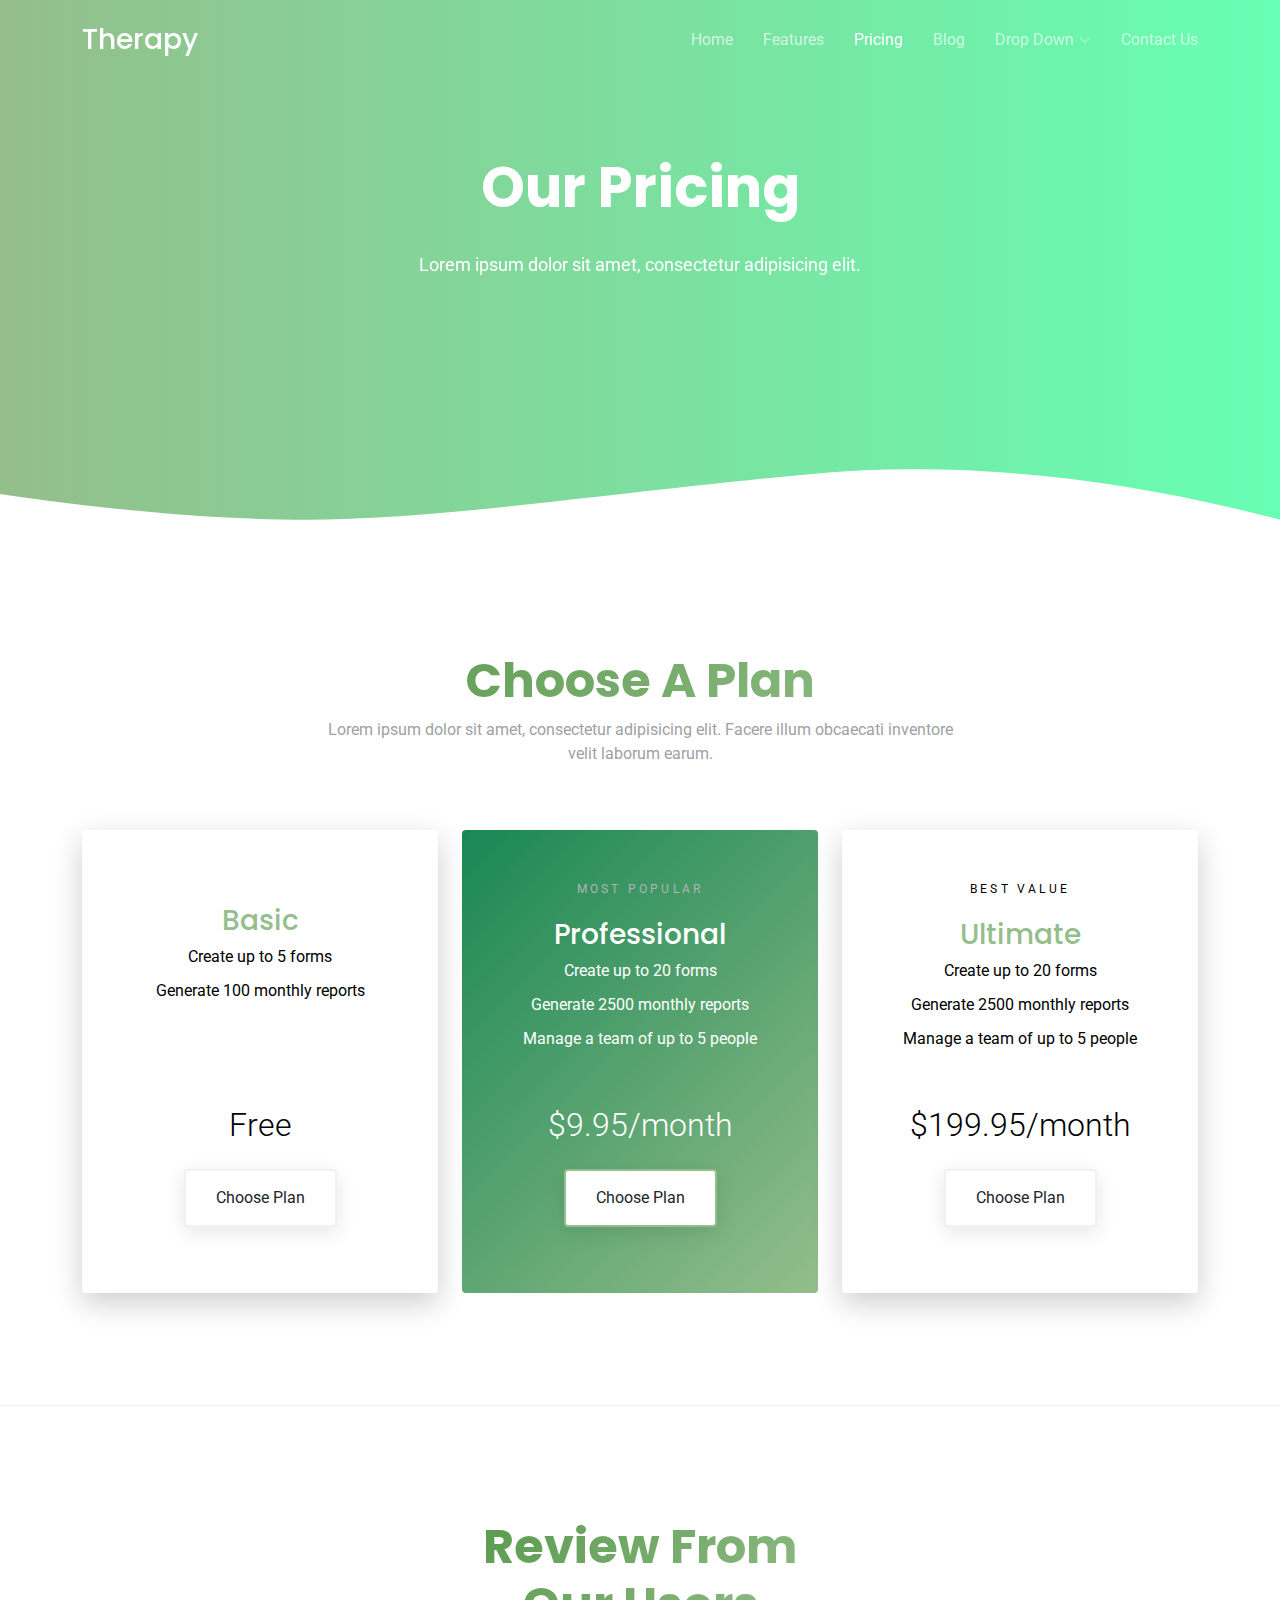
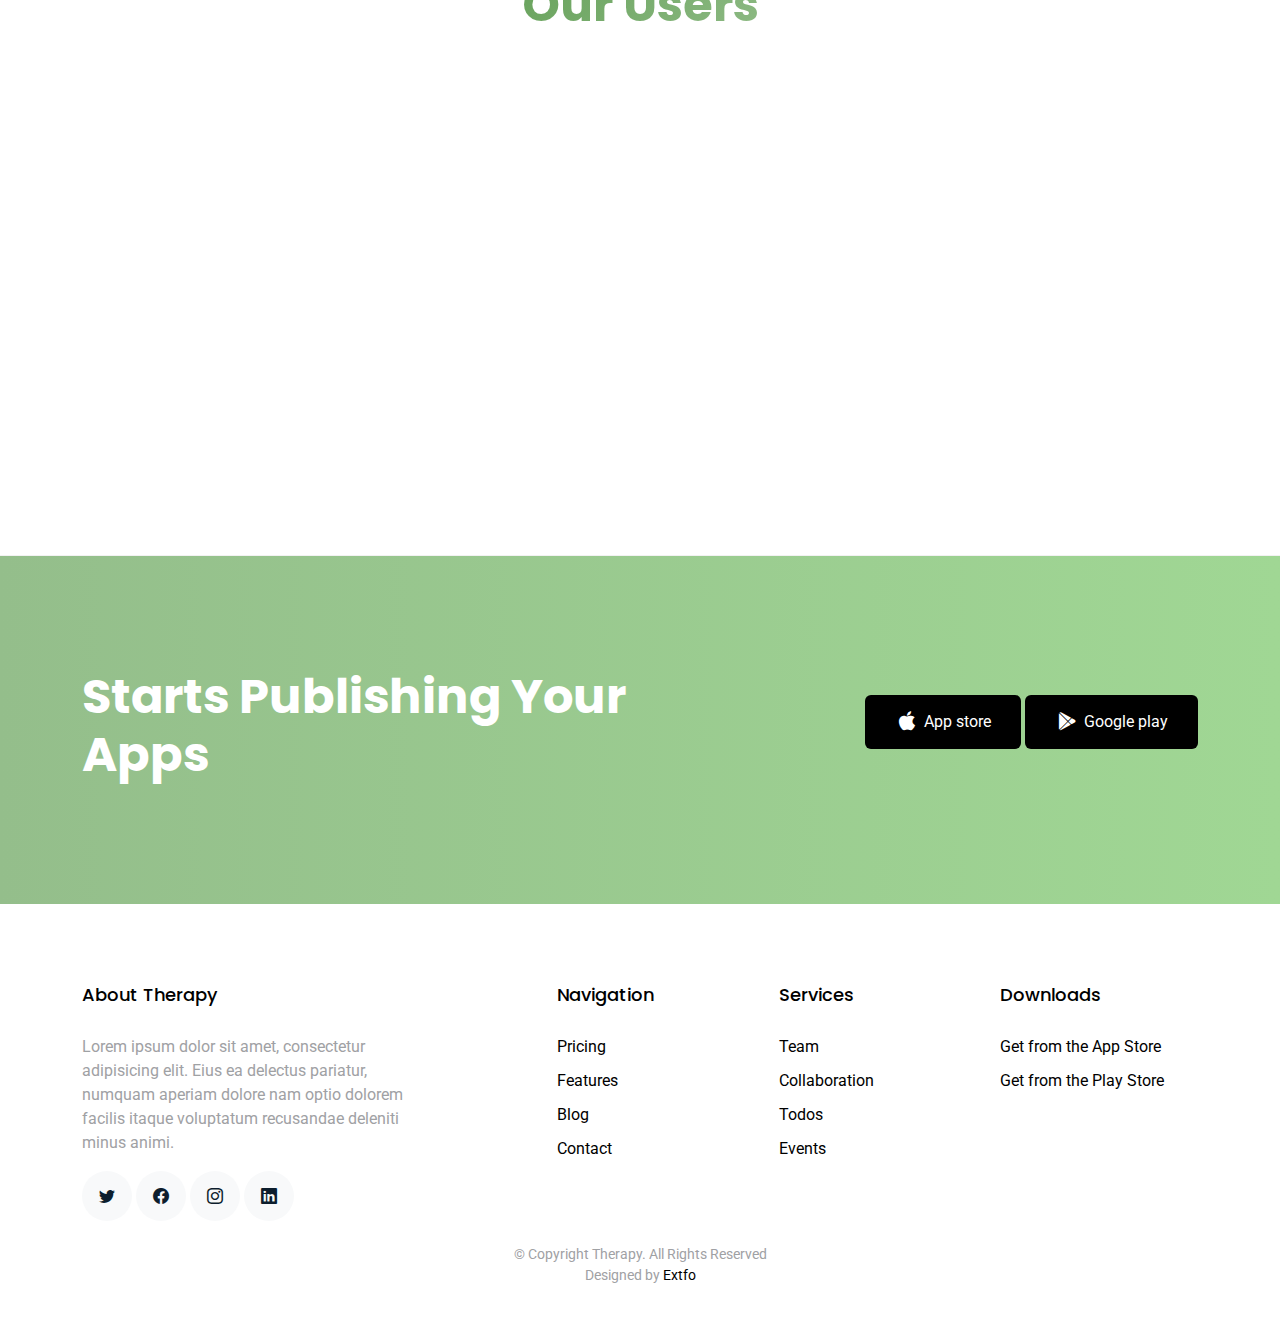
<file: pricing.html>
<!DOCTYPE html>
<html lang="en">

<head>
  <meta charset="utf-8">
  <meta content="width=device-width, initial-scale=1.0" name="viewport">

  <title>Therapy Instructions - Pricing</title>
  <meta content="" name="description">
  <meta content="" name="keywords">

  <!-- Favicons -->
  <link href="assets/img/favicon.png" rel="icon">
  <link href="assets/img/apple-touch-icon.png" rel="apple-touch-icon">

  <!-- Google Fonts -->
  <link href="https://fonts.googleapis.com/css?family=Roboto:300,300i,400,400i,500,500i,600,600i,700,700i|Poppins:300,300i,400,400i,500,500i,600,600i,700,700i" rel="stylesheet">

  <!-- Vendor CSS Files -->
  <link href="assets/vendor/aos/aos.css" rel="stylesheet">
  <link href="assets/vendor/bootstrap/css/bootstrap.min.css" rel="stylesheet">
  <link href="assets/vendor/bootstrap-icons/bootstrap-icons.css" rel="stylesheet">
  <link href="assets/vendor/boxicons/css/boxicons.min.css" rel="stylesheet">
  <link href="assets/vendor/swiper/swiper-bundle.min.css" rel="stylesheet">

  <!-- Template Main CSS File -->
  <link href="assets/css/style.css" rel="stylesheet">

  <!-- =======================================================
  * Template Name: Therapy - v4.9.0
  * Template URL: https://bootstrapmade.com/Therapy-bootstrap-app-landing-page-template/
  * Author: BootstrapMade.com
  * License: https://bootstrapmade.com/license/
  ======================================================== -->



</head>

<body>

  <!-- ======= Header ======= -->
  <header id="header" class="fixed-top d-flex align-items-center">
    <div class="container d-flex justify-content-between align-items-center">

      <div class="logo">
        <h1><a href="index.html">Therapy</a></h1>
        <!-- Uncomment below if you prefer to use an image logo -->
        <!-- <a href="index.html"><img src="assets/img/logo.png" alt="" class="img-fluid"></a>-->
      </div>

      <nav id="navbar" class="navbar">
        <ul>
          <li><a class="" href="index.html">Home</a></li>
          <li><a href="features.html">Features</a></li>
          <li><a class="active" href="pricing.html">Pricing</a></li>
          <li><a href="blog.html">Blog</a></li>
          <li class="dropdown"><a href="#"><span>Drop Down</span> <i class="bi bi-chevron-down"></i></a>
            <ul>
              <li><a href="#">Drop Down 1</a></li>
              <li class="dropdown"><a href="#"><span>Deep Drop Down</span> <i class="bi bi-chevron-right"></i></a>
                <ul>
                  <li><a href="#">Deep Drop Down 1</a></li>
                  <li><a href="#">Deep Drop Down 2</a></li>
                  <li><a href="#">Deep Drop Down 3</a></li>
                  <li><a href="#">Deep Drop Down 4</a></li>
                  <li><a href="#">Deep Drop Down 5</a></li>
                </ul>
              </li>
              <li><a href="#">Drop Down 2</a></li>
              <li><a href="#">Drop Down 3</a></li>
              <li><a href="#">Drop Down 4</a></li>
            </ul>
          </li>
          <li><a href="contact.html">Contact Us</a></li>
        </ul>
        <i class="bi bi-list mobile-nav-toggle"></i>
      </nav><!-- .navbar -->

    </div>
  </header><!-- End Header -->

  <main id="main">

    <!-- ======= FeatPricingures Section ======= -->
    <div class="hero-section inner-page">
      <div class="wave">

        <svg width="1920px" height="265px" viewBox="0 0 1920 265" version="1.1" xmlns="http://www.w3.org/2000/svg" xmlns:xlink="http://www.w3.org/1999/xlink">
          <g id="Page-1" stroke="none" stroke-width="1" fill="none" fill-rule="evenodd">
            <g id="Apple-TV" transform="translate(0.000000, -402.000000)" fill="#FFFFFF">
              <path d="M0,439.134243 C175.04074,464.89273 327.944386,477.771974 458.710937,477.771974 C654.860765,477.771974 870.645295,442.632362 1205.9828,410.192501 C1429.54114,388.565926 1667.54687,411.092417 1920,477.771974 L1920,667 L1017.15166,667 L0,667 L0,439.134243 Z" id="Path"></path>
            </g>
          </g>
        </svg>

      </div>

      <div class="container">
        <div class="row align-items-center">
          <div class="col-12">
            <div class="row justify-content-center">
              <div class="col-md-7 text-center hero-text">
                <h1 data-aos="fade-up" data-aos-delay="">Our Pricing</h1>
                <p class="mb-5" data-aos="fade-up" data-aos-delay="100">Lorem ipsum dolor sit amet, consectetur adipisicing elit.</p>
              </div>
            </div>
          </div>
        </div>
      </div>
 
    </div>

    <section class="section">
      <div class="container">

        <div class="row justify-content-center text-center">
          <div class="col-md-7 mb-5">
            <h2 class="section-heading">Choose A Plan</h2>
            <p>Lorem ipsum dolor sit amet, consectetur adipisicing elit. Facere illum obcaecati inventore velit laborum earum.</p>
          </div>
        </div>
        <div class="row align-items-stretch">

          <div class="col-lg-4 mb-4 mb-lg-0">
            <div class="pricing h-100 text-center">
              <span>&nbsp;</span>
              <h3>Basic</h3>
              <ul class="list-unstyled">
                <li>Create up to 5 forms</li>
                <li>Generate 100 monthly reports</li>
              </ul>
              <div class="price-cta">
                <strong class="price">Free</strong>
                <p><a href="#" class="btn btn-white">Choose Plan</a></p>
              </div>
            </div>
          </div>
          <div class="col-lg-4 mb-4 mb-lg-0">
            <div class="pricing h-100 text-center popular">
              <span class="popularity">Most Popular</span>
              <h3>Professional</h3>
              <ul class="list-unstyled">
                <li>Create up to 20 forms</li>
                <li>Generate 2500 monthly reports</li>
                <li>Manage a team of up to 5 people</li>
              </ul>
              <div class="price-cta">
                <strong class="price">$9.95/month</strong>
                <p><a href="#" price="9.95" class="btn btn-white btn-price">Choose Plan</a></p>
              </div>
            </div>
          </div>
          <div class="col-lg-4 mb-4 mb-lg-0">
            <div class="pricing h-100 text-center">
              <span class="popularity">Best Value</span>
              <h3>Ultimate</h3>
              <ul class="list-unstyled">
                <li>Create up to 20 forms</li>
                <li>Generate 2500 monthly reports</li>
                <li>Manage a team of up to 5 people</li>
              </ul>
              <div class="price-cta">
                <strong class="price">$199.95/month</strong>
                <p><a href="#" price="199.95" class="btn btn-white btn-price">Choose Plan</a></p>
              </div>
            </div>
          </div>
        </div>
      </div>
    </section>

    <!-- ======= Testimonials Section ======= -->
    <section class="section border-top border-bottom">
      <div class="container">
        <div class="row justify-content-center text-center mb-5">
          <div class="col-md-4">
            <h2 class="section-heading">Review From Our Users</h2>
          </div>
        </div>
        <div class="row justify-content-center text-center">
          <div class="col-md-7">

            <div class="testimonials-slider swiper" data-aos="fade-up" data-aos-delay="100">
              <div class="swiper-wrapper">

                <div class="swiper-slide">
                  <div class="review text-center">
                    <p class="stars">
                      <span class="bi bi-star-fill"></span>
                      <span class="bi bi-star-fill"></span>
                      <span class="bi bi-star-fill"></span>
                      <span class="bi bi-star-fill"></span>
                      <span class="bi bi-star-fill muted"></span>
                    </p>
                    <h3>Excellent App!</h3>
                    <blockquote>
                      <p>Lorem ipsum dolor sit amet, consectetur adipisicing elit. Eius ea delectus pariatur, numquam
                        aperiam dolore nam optio dolorem facilis itaque voluptatum recusandae deleniti minus animi,
                        provident voluptates consectetur maiores quos.</p>
                    </blockquote>

                    <p class="review-user">
                      <img src="assets/img/person_1.jpg" alt="Image" class="img-fluid rounded-circle mb-3">
                      <span class="d-block">
                        <span class="text-black">Jean Doe</span>, &mdash; App User
                      </span>
                    </p>

                  </div>
                </div><!-- End testimonial item -->

                <div class="swiper-slide">
                  <div class="review text-center">
                    <p class="stars">
                      <span class="bi bi-star-fill"></span>
                      <span class="bi bi-star-fill"></span>
                      <span class="bi bi-star-fill"></span>
                      <span class="bi bi-star-fill"></span>
                      <span class="bi bi-star-fill muted"></span>
                    </p>
                    <h3>This App is easy to use!</h3>
                    <blockquote>
                      <p>Lorem ipsum dolor sit amet, consectetur adipisicing elit. Eius ea delectus pariatur, numquam
                        aperiam dolore nam optio dolorem facilis itaque voluptatum recusandae deleniti minus animi,
                        provident voluptates consectetur maiores quos.</p>
                    </blockquote>

                    <p class="review-user">
                      <img src="assets/img/person_2.jpg" alt="Image" class="img-fluid rounded-circle mb-3">
                      <span class="d-block">
                        <span class="text-black">Johan Smith</span>, &mdash; App User
                      </span>
                    </p>

                  </div>
                </div><!-- End testimonial item -->

                <div class="swiper-slide">
                  <div class="review text-center">
                    <p class="stars">
                      <span class="bi bi-star-fill"></span>
                      <span class="bi bi-star-fill"></span>
                      <span class="bi bi-star-fill"></span>
                      <span class="bi bi-star-fill"></span>
                      <span class="bi bi-star-fill muted"></span>
                    </p>
                    <h3>Awesome functionality!</h3>
                    <blockquote>
                      <p>Lorem ipsum dolor sit amet, consectetur adipisicing elit. Eius ea delectus pariatur, numquam
                        aperiam dolore nam optio dolorem facilis itaque voluptatum recusandae deleniti minus animi,
                        provident voluptates consectetur maiores quos.</p>
                    </blockquote>

                    <p class="review-user">
                      <img src="assets/img/person_3.jpg" alt="Image" class="img-fluid rounded-circle mb-3">
                      <span class="d-block">
                        <span class="text-black">Jean Thunberg</span>, &mdash; App User
                      </span>
                    </p>

                  </div>
                </div><!-- End testimonial item -->

              </div>
              <div class="swiper-pagination"></div>
            </div>
          </div>
        </div>
      </div>
    </section><!-- End Testimonials Section -->

    <!-- ======= CTA Section ======= -->
    <section class="section cta-section">
      <div class="container">
        <div class="row align-items-center">
          <div class="col-md-6 me-auto text-center text-md-start mb-5 mb-md-0">
            <h2>Starts Publishing Your Apps</h2>
          </div>
          <div class="col-md-5 text-center text-md-end">
            <p><a href="#" class="btn d-inline-flex align-items-center"><i class="bx bxl-apple"></i><span>App store</span></a> <a href="#" class="btn d-inline-flex align-items-center"><i class="bx bxl-play-store"></i><span>Google play</span></a></p>
          </div>
        </div>
      </div>
    </section><!-- End CTA Section -->

  </main><!-- End #main -->

  <!-- ======= Footer ======= -->
  <footer class="footer" role="contentinfo">
    <div class="container">
      <div class="row">
        <div class="col-md-4 mb-4 mb-md-0">
          <h3>About Therapy</h3>
          <p>Lorem ipsum dolor sit amet, consectetur adipisicing elit. Eius ea delectus pariatur, numquam aperiam
            dolore nam optio dolorem facilis itaque voluptatum recusandae deleniti minus animi.</p>
          <p class="social">
            <a href="#"><span class="bi bi-twitter"></span></a>
            <a href="#"><span class="bi bi-facebook"></span></a>
            <a href="#"><span class="bi bi-instagram"></span></a>
            <a href="#"><span class="bi bi-linkedin"></span></a>
          </p>
        </div>
        <div class="col-md-7 ms-auto">
          <div class="row site-section pt-0">
            <div class="col-md-4 mb-4 mb-md-0">
              <h3>Navigation</h3>
              <ul class="list-unstyled">
                <li><a href="#">Pricing</a></li>
                <li><a href="#">Features</a></li>
                <li><a href="#">Blog</a></li>
                <li><a href="#">Contact</a></li>
              </ul>
            </div>
            <div class="col-md-4 mb-4 mb-md-0">
              <h3>Services</h3>
              <ul class="list-unstyled">
                <li><a href="#">Team</a></li>
                <li><a href="#">Collaboration</a></li>
                <li><a href="#">Todos</a></li>
                <li><a href="#">Events</a></li>
              </ul>
            </div>
            <div class="col-md-4 mb-4 mb-md-0">
              <h3>Downloads</h3>
              <ul class="list-unstyled">
                <li><a href="#">Get from the App Store</a></li>
                <li><a href="#">Get from the Play Store</a></li>
              </ul>
            </div>
          </div>
        </div>
      </div>

      <div class="row justify-content-center text-center">
        <div class="col-md-7">
          <p class="copyright">&copy; Copyright Therapy. All Rights Reserved</p>
          <div class="credits">
            <!--
            All the links in the footer should remain intact.
            You can delete the links only if you purchased the pro version.
            Licensing information: https://bootstrapmade.com/license/
            Purchase the pro version with working PHP/AJAX contact form: https://bootstrapmade.com/buy/?theme=Therapy
          -->
            Designed by <a href="#">Extfo</a>
          </div>
        </div>
      </div>

    </div>
  </footer>

  <a href="#" class="back-to-top d-flex align-items-center justify-content-center"><i class="bi bi-arrow-up-short"></i></a>

  <!-- Vendor JS Files -->
  <script src="assets/vendor/aos/aos.js"></script>
  <script src="assets/vendor/bootstrap/js/bootstrap.bundle.min.js"></script>
  <script src="assets/vendor/swiper/swiper-bundle.min.js"></script>
  <script src="assets/vendor/php-email-form/validate.js"></script>

  <!-- Template Main JS File -->
  <script src="assets/js/main.js"></script>
<script>
  $(function(){
    $(".btn-price").on("click", function(){
      var price = $(this).attr("price");
      console.log(price);
      return false;
    });
  });
</script>
</body>

</html>
</file>
<file: assets/css/style.css>
/**
* Template Name: Therapy - v4.9.0
* Template URL: https://bootstrapmade.com/Therapy-bootstrap-app-landing-page-template/
* Author: BootstrapMade.com
* License: https://bootstrapmade.com/license/
*/

/*--------------------------------------------------------------
# General
--------------------------------------------------------------*/
html {
  overflow-x: hidden;
}

body {
  font-family: "Roboto", sans-serif;
  color: #9fa1a4;
  line-height: 1.5;
}

a {
  color: #777;
  text-decoration: none;
  transition: 0.3s all ease;
}

a:hover {
  color: #000;
}

h1,
h2,
h3,
h4,
h5,
h6,
.font-heading {
  font-family: "Poppins", sans-serif;
  color: #000;
}

.container {
  z-index: 2;
  position: relative;
}

.text-black {
  color: #000 !important;
}

.text-primary {
  color: #94be8b !important;
}

.border-top {
  border-top: 1px solid #f2f2f2 !important;
}

.border-bottom {
  border-bottom: 1px solid #f2f2f2 !important;
}

figure figcaption {
  margin-top: 0.5rem;
  font-style: italic;
  font-size: 0.8rem;
}

section {
  overflow: hidden;
}

.section {
  padding: 7rem 0;
}

.section-heading {
  font-size: 3rem;
  font-weight: 700;
  background: linear-gradient(-45deg, #94be8b, #59994c);
  -webkit-background-clip: text;
  -webkit-text-fill-color: transparent;
}

/*--------------------------------------------------------------
# Back to top button
--------------------------------------------------------------*/
.back-to-top {
  position: fixed;
  visibility: hidden;
  opacity: 0;
  right: 15px;
  bottom: 15px;
  z-index: 996;
  background: #94be8b;
  width: 40px;
  height: 40px;
  border-radius: 50px;
  transition: all 0.4s;
}

.back-to-top i {
  font-size: 28px;
  color: #fff;
  line-height: 0;
}

.back-to-top:hover {
  background: #3687c1;
  color: #fff;
}

.back-to-top.active {
  visibility: visible;
  opacity: 1;
}

/* Default btn sre-tyling */
.btn {
  border: none;
  padding: 15px 30px !important;
}

.btn.btn-outline-white {
  border: 2px solid #fff;
  background: none;
  color: #fff;
}

.btn.btn-outline-white:hover {
  background: #fff;
  color: #94be8b;
}

.btn.btn-primary {
  background: #94be8b;
  background: linear-gradient(-45deg, #94be8b, #51a73e);
  color: #fff;
  box-shadow: 0 10px 30px 0 rgba(0, 0, 0, 0.15);
}

/* Feature 1 */
.feature-1 .wrap-icon {
  margin: 0 auto;
  height: 100px;
  width: 100px;
  border-radius: 50%;
  position: relative;
  margin-bottom: 30px;
  box-shadow: 0 15px 30px 0 rgba(0, 0, 0, 0.2);
  display: inline-flex;
  align-items: center;
  justify-content: center;
}

.feature-1 .wrap-icon.icon-1 {
  background: linear-gradient(-45deg, #94be8b, #1d5e0f);
}

.feature-1 .wrap-icon i {
  font-size: 40px;
  line-height: 0;
  color: #fff;
}

.feature-1 h3 {
  font-size: 20px;
}

.feature-1 p {
  color: #b1b1b1;
}

/* Step */
.step {
  box-shadow: 0 10px 30px -5px rgba(0, 0, 0, 0.1);
  background: #fff;
  padding: 40px;
}

.step .number {
  background: linear-gradient(-45deg, #1391a5, #274685);
  -webkit-background-clip: text;
  -webkit-text-fill-color: transparent;
  font-weight: 700;
  letter-spacing: 0.2rem;
  margin-bottom: 10px;
  display: block;
}

.step p:last-child {
  margin-bottom: 0px;
}

/* Review */
.review h3 {
  font-size: 20px;
}

.review p {
  line-height: 1.8;
  font-style: italic;
  color: #333333;
}

.review .stars span {
  color: #FF8803;
}

.review .stars .muted {
  color: #ccc;
}

.review .review-user img {
  width: 70px;
  margin: 0 auto;
}

/* Testimonial Carousel */
.testimonials-slider .swiper-pagination {
  margin-top: 20px;
  position: relative;
}

.testimonials-slider .swiper-pagination .swiper-pagination-bullet {
  width: 12px;
  height: 12px;
  background-color: #fff;
  opacity: 1;
  border: 1px solid #94be8b;
}

.testimonials-slider .swiper-pagination .swiper-pagination-bullet-active {
  background-color: #94be8b;
}

/* Pricing */
.pricing {
  padding: 50px;
  background: linear-gradient(-45deg, #1391a5, #274685);
  color: #fff;
  padding-bottom: 12rem !important;
  position: relative;
  border-radius: 4px;
  color: #000000;
  background: #fff;
  box-shadow: 0 10px 30px 0 rgba(0, 0, 0, 0.2);
}

.pricing h3 {
  color: #94be8b;
}

.pricing .price-cta {
  text-decoration: none;
  position: absolute;
  bottom: 50px;
  width: 100%;
  text-align: center;
  left: 0;
}

.pricing .price-cta .price {
  display: block;
  margin-bottom: 20px;
  font-size: 2rem;
  font-weight: 300;
}

.pricing .popularity {
  text-transform: uppercase;
  font-size: 12px;
  letter-spacing: 0.2rem;
  display: block;
  margin-bottom: 20px;
}

.pricing ul {
  margin-bottom: 50px;
}

.pricing ul li {
  margin-bottom: 10px;
}

.pricing .btn-white {
  background: #fff;
  border: 2px solid rgb(241, 241, 241);
  border-radius: 4px;
  box-shadow: 0 5px 20px 0 rgba(0, 0, 0, 0.1);
}

.pricing .btn-white:hover {
  color: #94be8b;
}

.pricing.popular {
  background: #fff;
  box-shadow: 0 10px 30px 0 rgba(0, 0, 0, 0.2);
  color: #000000;
  background: linear-gradient(-45deg, #94be8b, #198754);
  color: #fff;
  box-shadow: none;
}

.pricing.popular .popularity {
  color: #b3b3b3;
}

.pricing.popular h3 {
  color: #fff;
  background: none;
}

.pricing.popular .btn-white {
  border: 2px solid #94be8b;
}

/* CTA Section */
.cta-section {
  background: linear-gradient(to right, rgb(148 190 139) 0%, rgb(160 215 148) 100%);
  color: #fff;
}

.cta-section h2 {
  color: #fff;
  font-size: 3rem;
  font-weight: 700;
}

@media screen and (max-width: 768px) {
  .cta-section h2 {
    font-size: 2rem;
  }
}

.cta-section .btn {
  background: #000000;
  color: #fff;
}

.cta-section .btn i {
  margin-right: 5px;
  font-size: 24px;
  line-height: 0;
}

/* Contact Form */
.form-control {
  height: 48px;
  border-radius: 0;
  border: 1px solid #dae0e5;
}

.form-control:active,
.form-control:focus {
  outline: none;
  box-shadow: none;
  border: 1px solid #94be8b;
}

.php-email-form .validate {
  display: none;
  color: red;
  margin: 0 0 15px 0;
  font-weight: 400;
  font-size: 13px;
}

.php-email-form .error-message {
  display: none;
  color: #fff;
  background: #ed3c0d;
  text-align: left;
  padding: 15px;
  font-weight: 600;
}

.php-email-form .error-message br+br {
  margin-top: 25px;
}

.php-email-form .sent-message {
  display: none;
  color: #fff;
  background: #18d26e;
  text-align: center;
  padding: 15px;
  font-weight: 600;
}

.php-email-form .loading {
  display: none;
  background: #fff;
  text-align: center;
  padding: 15px;
}

.php-email-form .loading:before {
  content: "";
  display: inline-block;
  border-radius: 50%;
  width: 24px;
  height: 24px;
  margin: 0 10px -6px 0;
  border: 3px solid #18d26e;
  border-top-color: #eee;
  -webkit-animation: animate-loading 1s linear infinite;
  animation: animate-loading 1s linear infinite;
}

.php-email-form textarea {
  min-height: 160px;
}

@-webkit-keyframes animate-loading {
  0% {
    transform: rotate(0deg);
  }

  100% {
    transform: rotate(360deg);
  }
}

@keyframes animate-loading {
  0% {
    transform: rotate(0deg);
  }

  100% {
    transform: rotate(360deg);
  }
}

/* Blog */
.post-entry {
  margin-bottom: 60px;
}

.post-entry .post-text .post-meta {
  text-decoration: none;
  color: #ccc;
  font-size: 13px;
  display: block;
  margin-bottom: 10px;
}

.post-entry .post-text h3 {
  font-size: 20px;
  color: #000000;
}

.post-entry .post-text h3 a {
  text-decoration: none;
  color: #000000;
}

.post-entry .post-text h3 a:hover {
  text-decoration: none;
  color: #94be8b;
}

.post-entry .post-text .readmore {
  color: #94be8b;
}

.sidebar-box {
  margin-bottom: 30px;
  padding: 25px;
  font-size: 15px;
  width: 100%;
  float: left;
  background: #fff;
}

.sidebar-box *:last-child {
  margin-bottom: 0;
}

.sidebar-box h3 {
  font-size: 18px;
  margin-bottom: 15px;
}

.categories li,
.sidelink li {
  position: relative;
  margin-bottom: 10px;
  padding-bottom: 10px;
  border-bottom: 1px dotted gray("300");
  list-style: none;
}

.categories li:last-child,
.sidelink li:last-child {
  margin-bottom: 0;
  border-bottom: none;
  padding-bottom: 0;
}

.categories li a,
.sidelink li a {
  text-decoration: none;
  display: block;
}

.categories li a span,
.sidelink li a span {
  position: absolute;
  right: 0;
  top: 0;
  color: #ccc;
}

.categories li.active a,
.sidelink li.active a {
  text-decoration: none;
  color: #000000;
  font-style: italic;
}

.comment-form-wrap {
  clear: both;
}

.comment-list {
  padding: 0;
  margin: 0;
}

.comment-list .children {
  padding: 50px 0 0 40px;
  margin: 0;
  float: left;
  width: 100%;
}
.therapy {
  width: 800px;
  position: relative;
  left: -100px;
  top: -100px;
}

.comment-list li {
  padding: 0;
  margin: 0 0 30px 0;
  float: left;
  width: 100%;
  clear: both;
  list-style: none;
}

.comment-list li .vcard {
  width: 80px;
  float: left;
}

.comment-list li .vcard img {
  width: 50px;
  border-radius: 50%;
}

.comment-list li .comment-body {
  float: right;
  width: calc(100% - 80px);
}

.comment-list li .comment-body h3 {
  font-size: 20px;
}

.comment-list li .comment-body .meta {
  text-decoration: none;
  text-transform: uppercase;
  font-size: 13px;
  letter-spacing: 0.1em;
  color: #ccc;
}

.comment-list li .comment-body .reply {
  padding: 5px 10px;
  background: #e6e6e6;
  color: #000000;
  text-transform: uppercase;
  font-size: 14px;
}

.comment-list li .comment-body .reply:hover {
  color: #000000;
  background: #e3e3e3;
}

.search-form {
  background: #f7f7f7;
  padding: 10px;
}

.search-form .form-group {
  position: relative;
}

.search-form .form-group input {
  padding-right: 50px;
}

.search-form .icon {
  position: absolute;
  top: 50%;
  right: 20px;
  transform: translateY(-50%);
}

/*--------------------------------------------------------------
# Header
--------------------------------------------------------------*/
#header {
  height: 80px;
  transition: all 0.5s;
  z-index: 997;
  transition: all 0.5s;
}

#header.header-scrolled {
  background: #94be8b;
  height: 60px;
}

#header .logo h1 {
  font-size: 28px;
  margin: 0;
  padding: 4px 0;
  line-height: 1;
  font-weight: 500;
}

#header .logo h1 a,
#header .logo h1 a:hover {
  color: #fff;
  text-decoration: none;
}

#header .logo img {
  padding: 0;
  margin: 0;
  max-height: 40px;
}

/*--------------------------------------------------------------
# Navigation Menu
--------------------------------------------------------------*/
/**
* Desktop Navigation 
*/
.navbar {
  padding: 0;
}

.navbar ul {
  margin: 0;
  padding: 0;
  display: flex;
  list-style: none;
  align-items: center;
}

.navbar li {
  position: relative;
}

.navbar a,
.navbar a:focus {
  display: flex;
  align-items: center;
  justify-content: space-between;
  padding: 10px 0 10px 30px;
  font-size: 16px;
  font-weight: 400;
  color: rgba(255, 255, 255, 0.65);
  white-space: nowrap;
  transition: 0.3s;
}

.navbar a i,
.navbar a:focus i {
  font-size: 12px;
  line-height: 0;
  margin-left: 5px;
}

.navbar a:hover,
.navbar .active,
.navbar .active:focus,
.navbar li:hover>a {
  color: #fff;
}

.navbar .dropdown ul {
  display: block;
  position: absolute;
  left: 14px;
  top: calc(100% + 30px);
  margin: 0;
  padding: 10px 0;
  z-index: 99;
  opacity: 0;
  visibility: hidden;
  background: #fff;
  box-shadow: 0px 0px 30px rgba(127, 137, 161, 0.25);
  transition: 0.3s;
  border-radius: 4px;
}

.navbar .dropdown ul li {
  min-width: 200px;
}

.navbar .dropdown ul a {
  padding: 10px 20px;
  font-size: 15px;
  color: #101c36;
}

.navbar .dropdown ul a i {
  font-size: 12px;
}

.navbar .dropdown ul a:hover,
.navbar .dropdown ul .active:hover,
.navbar .dropdown ul li:hover>a {
  color: #94be8b;
}

.navbar .dropdown:hover>ul {
  opacity: 1;
  top: 100%;
  visibility: visible;
}

.navbar .dropdown .dropdown ul {
  top: 0;
  left: calc(100% - 30px);
  visibility: hidden;
}

.navbar .dropdown .dropdown:hover>ul {
  opacity: 1;
  top: 0;
  left: 100%;
  visibility: visible;
}

@media (max-width: 1366px) {
  .navbar .dropdown .dropdown ul {
    left: -90%;
  }

  .navbar .dropdown .dropdown:hover>ul {
    left: -100%;
  }
}

/**
* Mobile Navigation 
*/
.mobile-nav-toggle {
  color: #fff;
  font-size: 28px;
  cursor: pointer;
  display: none;
  line-height: 0;
  transition: 0.5s;
}

@media (max-width: 991px) {
  .mobile-nav-toggle {
    display: block;
  }

  .navbar ul {
    display: none;
  }
}

.navbar-mobile {
  position: fixed;
  overflow: hidden;
  top: 0;
  right: 0;
  left: 0;
  bottom: 0;
  background: rgb(48 174 116 / 90%);
  transition: 0.3s;
  z-index: 999;
}

.navbar-mobile .mobile-nav-toggle {
  position: absolute;
  top: 15px;
  right: 15px;
}

.navbar-mobile ul {
  display: block;
  position: absolute;
  top: 55px;
  right: 15px;
  bottom: 15px;
  left: 15px;
  padding: 10px 0;
  border-radius: 10px;
  background-color: #fff;
  overflow-y: auto;
  transition: 0.3s;
}

.navbar-mobile a,
.navbar-mobile a:focus {
  padding: 10px 20px;
  font-size: 15px;
  color: #101c36;
}

.navbar-mobile a:hover,
.navbar-mobile .active,
.navbar-mobile li:hover>a {
  color: #94be8b;
}

.navbar-mobile .dropdown ul {
  position: static;
  display: none;
  margin: 10px 20px;
  padding: 10px 0;
  z-index: 99;
  opacity: 1;
  visibility: visible;
  background: #fff;
  box-shadow: 0px 0px 30px rgba(127, 137, 161, 0.25);
}

.navbar-mobile .dropdown ul li {
  min-width: 200px;
}

.navbar-mobile .dropdown ul a {
  padding: 10px 20px;
}

.navbar-mobile .dropdown ul a i {
  font-size: 12px;
}

.navbar-mobile .dropdown ul a:hover,
.navbar-mobile .dropdown ul .active:hover,
.navbar-mobile .dropdown ul li:hover>a {
  color: #94be8b;
}

.navbar-mobile .dropdown>.dropdown-active {
  display: block;
}

/*--------------------------------------------------------------
# Hero Section
--------------------------------------------------------------*/
.hero-section {
  background: linear-gradient(to right, #94be8b 0%, #66ffb3 100%), url(../img/hero-bg.jpg);
  position: relative;
}

.hero-section .wave {
  width: 100%;
  overflow: hidden;
  position: absolute;
  z-index: 1;
  bottom: -150px;
}

@media screen and (max-width: 992px) {
  .hero-section .wave {
    bottom: -180px;
  }
}

.hero-section .wave svg {
  width: 100%;
}

.hero-section,
.hero-section>.container>.row {
  height: 100vh;
  min-height: 880px;
}

.hero-section.inner-page {
  height: 60vh;
  min-height: 0;
}

.hero-section.inner-page .hero-text {
  transform: translateY(-150px);
  margin-top: -120px;
}

@media screen and (max-width: 992px) {
  .hero-section.inner-page .hero-text {
    margin-top: -80px;
  }
}

.hero-section h1 {
  font-size: 3.5rem;
  color: #fff;
  font-weight: 700;
  margin-bottom: 30px;
}

@media screen and (max-width: 992px) {
  .hero-section h1 {
    font-size: 2.5rem;
    text-align: center;
    margin-top: 40px;
  }
}

@media screen and (max-width: 992px) {
  .hero-section .hero-text-image {
    margin-top: 4rem;
  }
}

.hero-section p {
  font-size: 18px;
  color: #fff;
}

.hero-section .iphone-wrap {
  position: relative;
}

@media screen and (max-width: 992px) {
  .hero-section .iphone-wrap {
    text-align: center;
  }
}

.hero-section .iphone-wrap .phone-2,
.hero-section .iphone-wrap .phone-1 {
  position: absolute;
  top: -50%;
  overflow: hidden;
  left: 0;
  box-shadow: 0 15px 50px 0 rgba(0, 0, 0, 0.3);
  border-radius: 30px;
}

@media screen and (max-width: 992px) {

  .hero-section .iphone-wrap .phone-2,
  .hero-section .iphone-wrap .phone-1 {
    position: relative;
    top: 0;
    max-width: 100%;
  }
}

.hero-section .iphone-wrap .phone-2,
.hero-section .iphone-wrap .phone-1 {
  width: 250px;
}

@media screen and (max-width: 992px) {
  .hero-section .iphone-wrap .phone-1 {
    margin-left: -150px;
  }
}

.hero-section .iphone-wrap .phone-2 {
  margin-top: 50px;
  margin-left: 100px;
  width: 250px;
}

@media screen and (max-width: 992px) {
  .hero-section .iphone-wrap .phone-2 {
    width: 250px;
    position: absolute;
    margin-top: 0px;
    margin-left: 100px;
  }
}

/*--------------------------------------------------------------
# Footer
--------------------------------------------------------------*/
.footer {
  padding: 5rem 0 2.5rem 0;
}

.footer h3 {
  font-size: 18px;
  margin-bottom: 30px;
}

.footer ul li {
  margin-bottom: 10px;
}

.footer a {
  color: #000;
}

.footer .copyright {
  margin-bottom: 0px;
}

.footer .copyright,
.footer .credits {
  font-size: 14px;
}

.social a {
  display: inline-block;
  width: 50px;
  height: 50px;
  border-radius: 50%;
  background: #f8f9fa;
  position: relative;
  text-align: center;
  transition: 0.3s background ease;
  color: #0d1e2d;
  line-height: 0;
}

.social a span {
  display: inline-block;
  left: 50%;
  position: absolute;
  top: 50%;
  transform: translate(-50%, -50%);
}

.social a:hover {
  color: #fff;
  background: #94be8b;
}

.social a i {
  line-height: 0;
}
</file>
